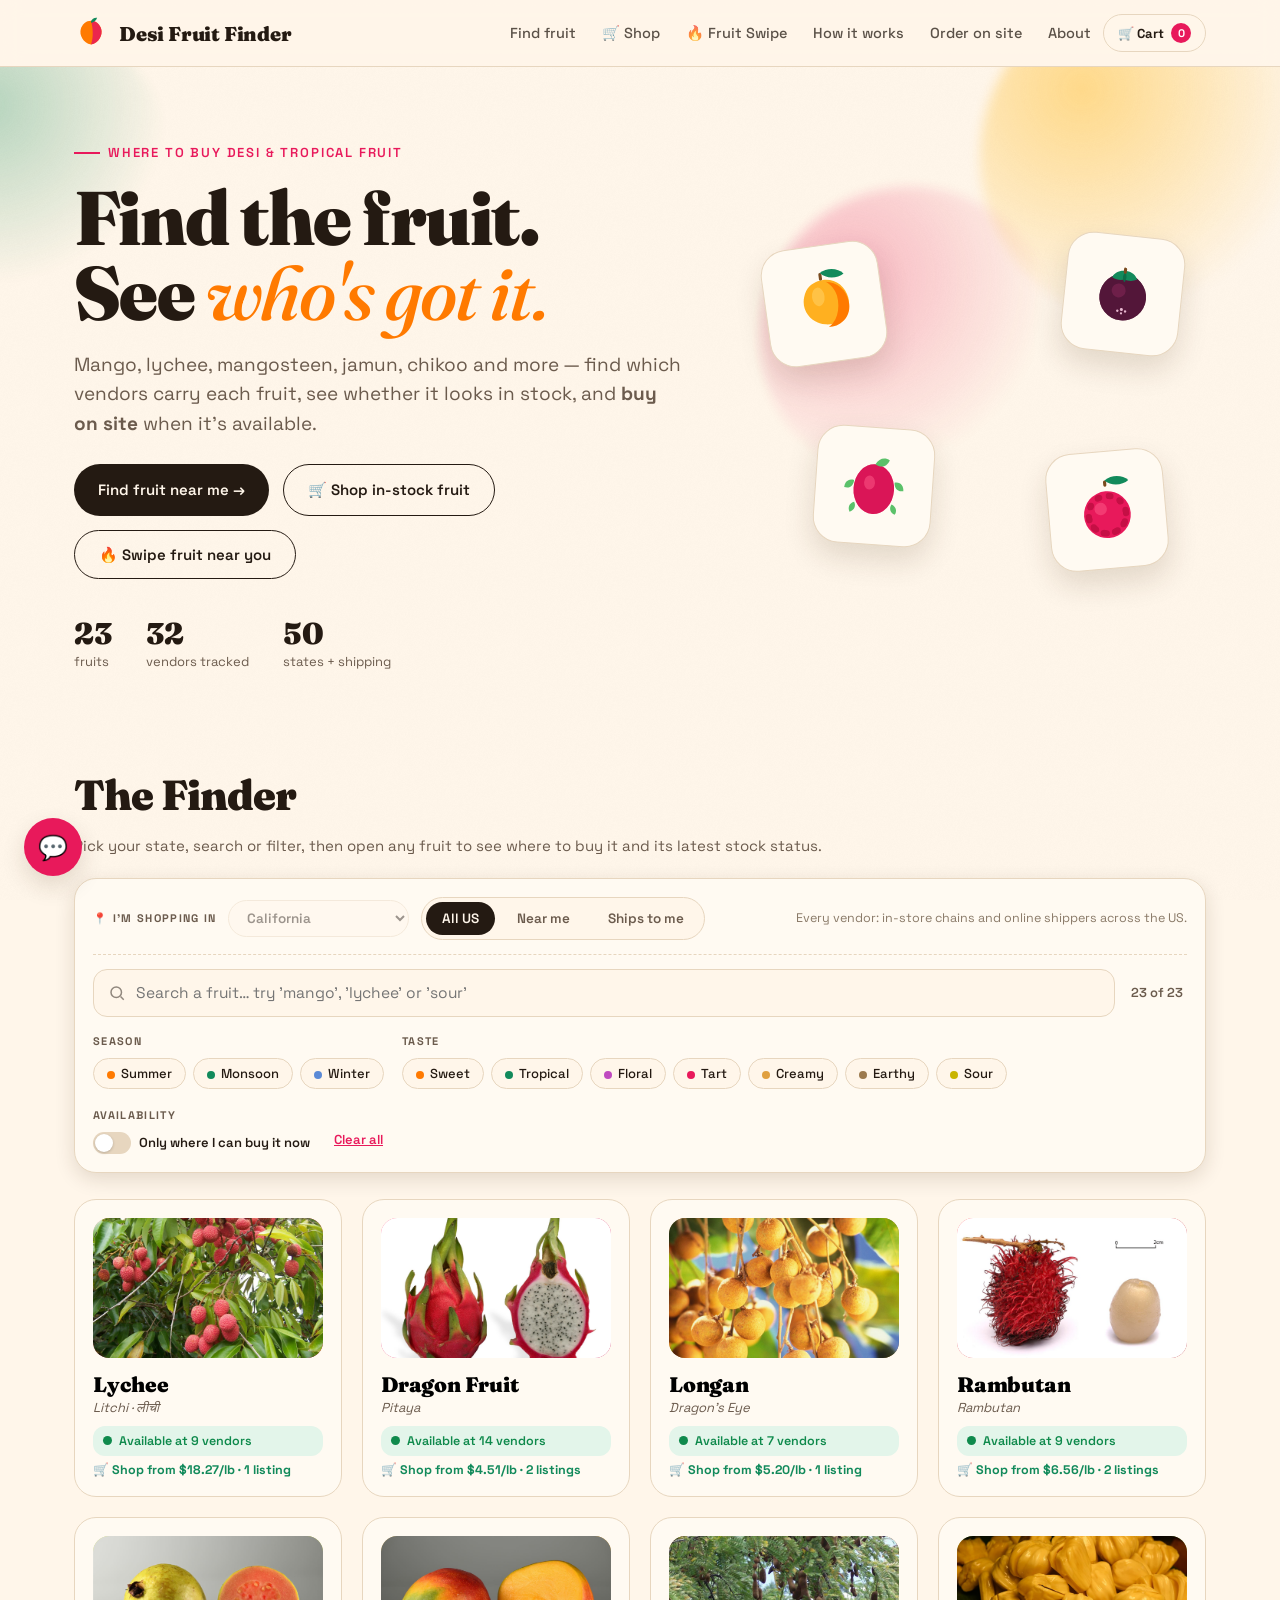
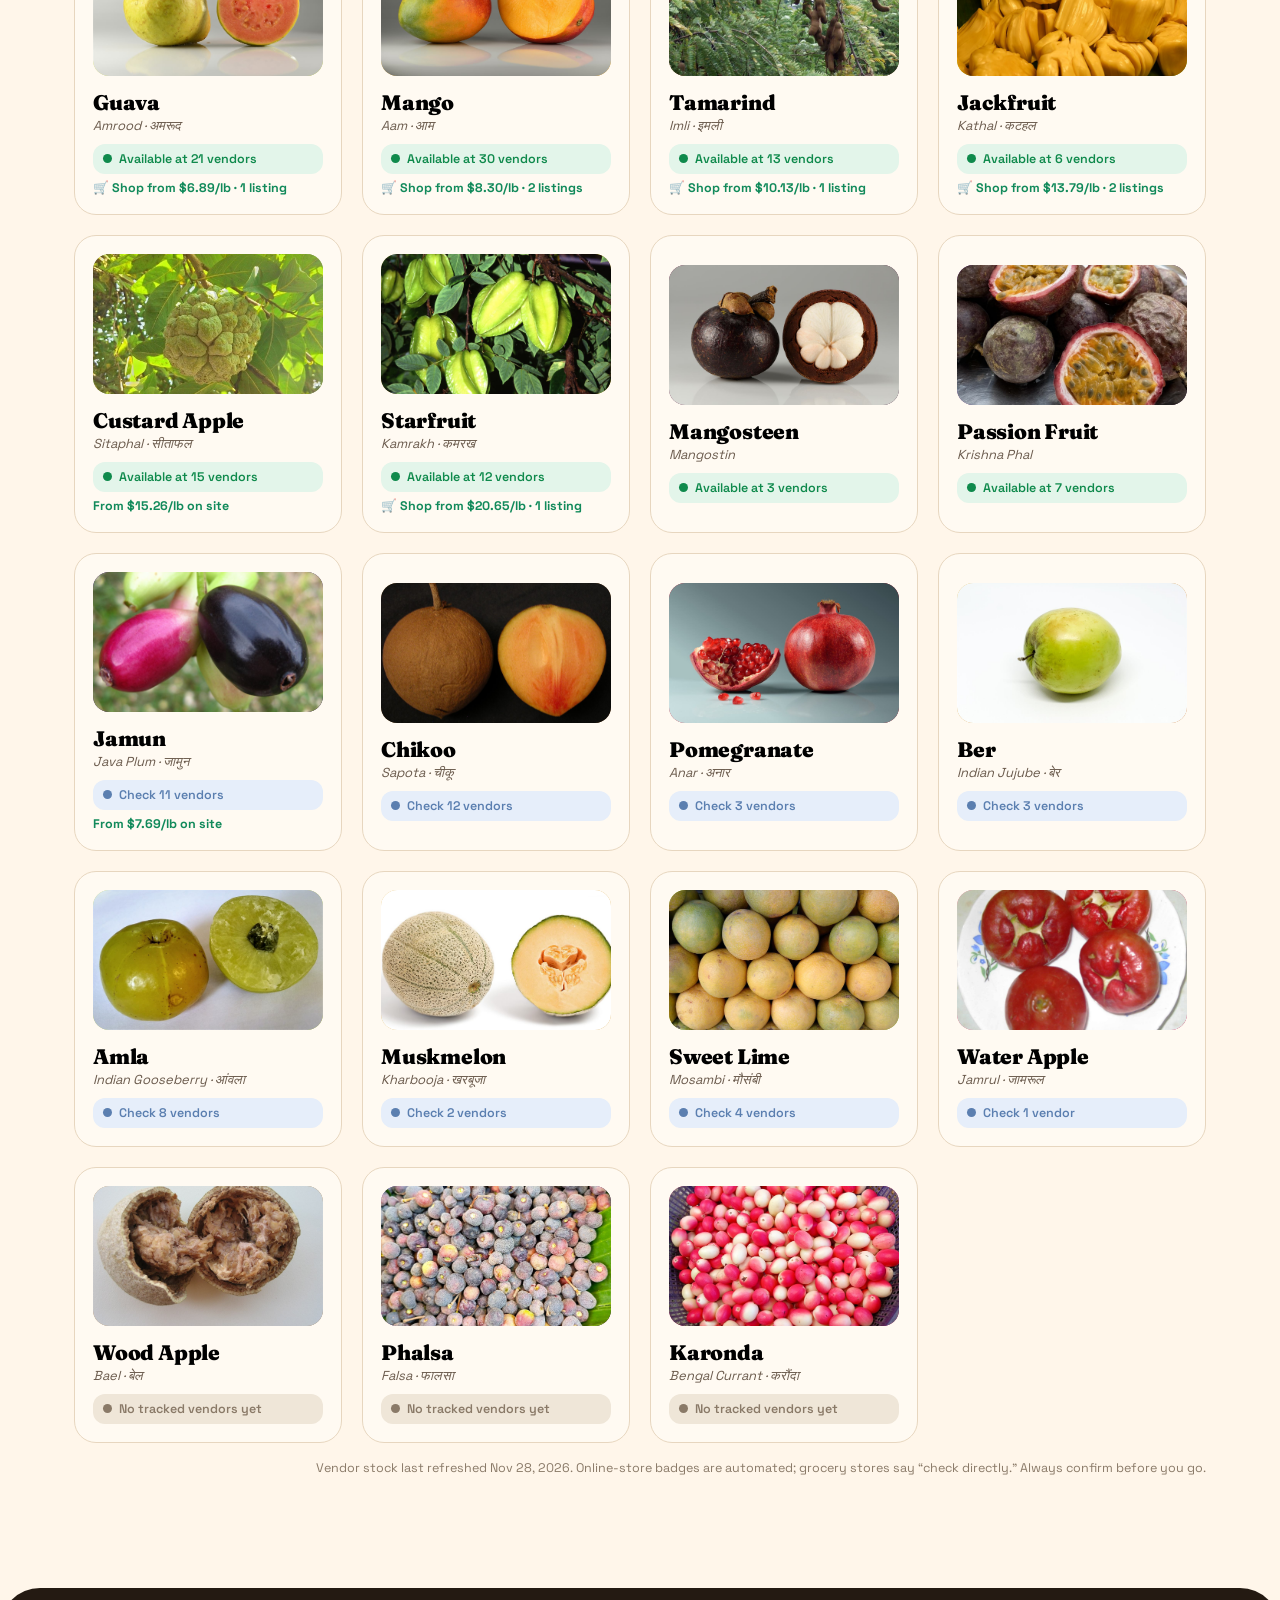
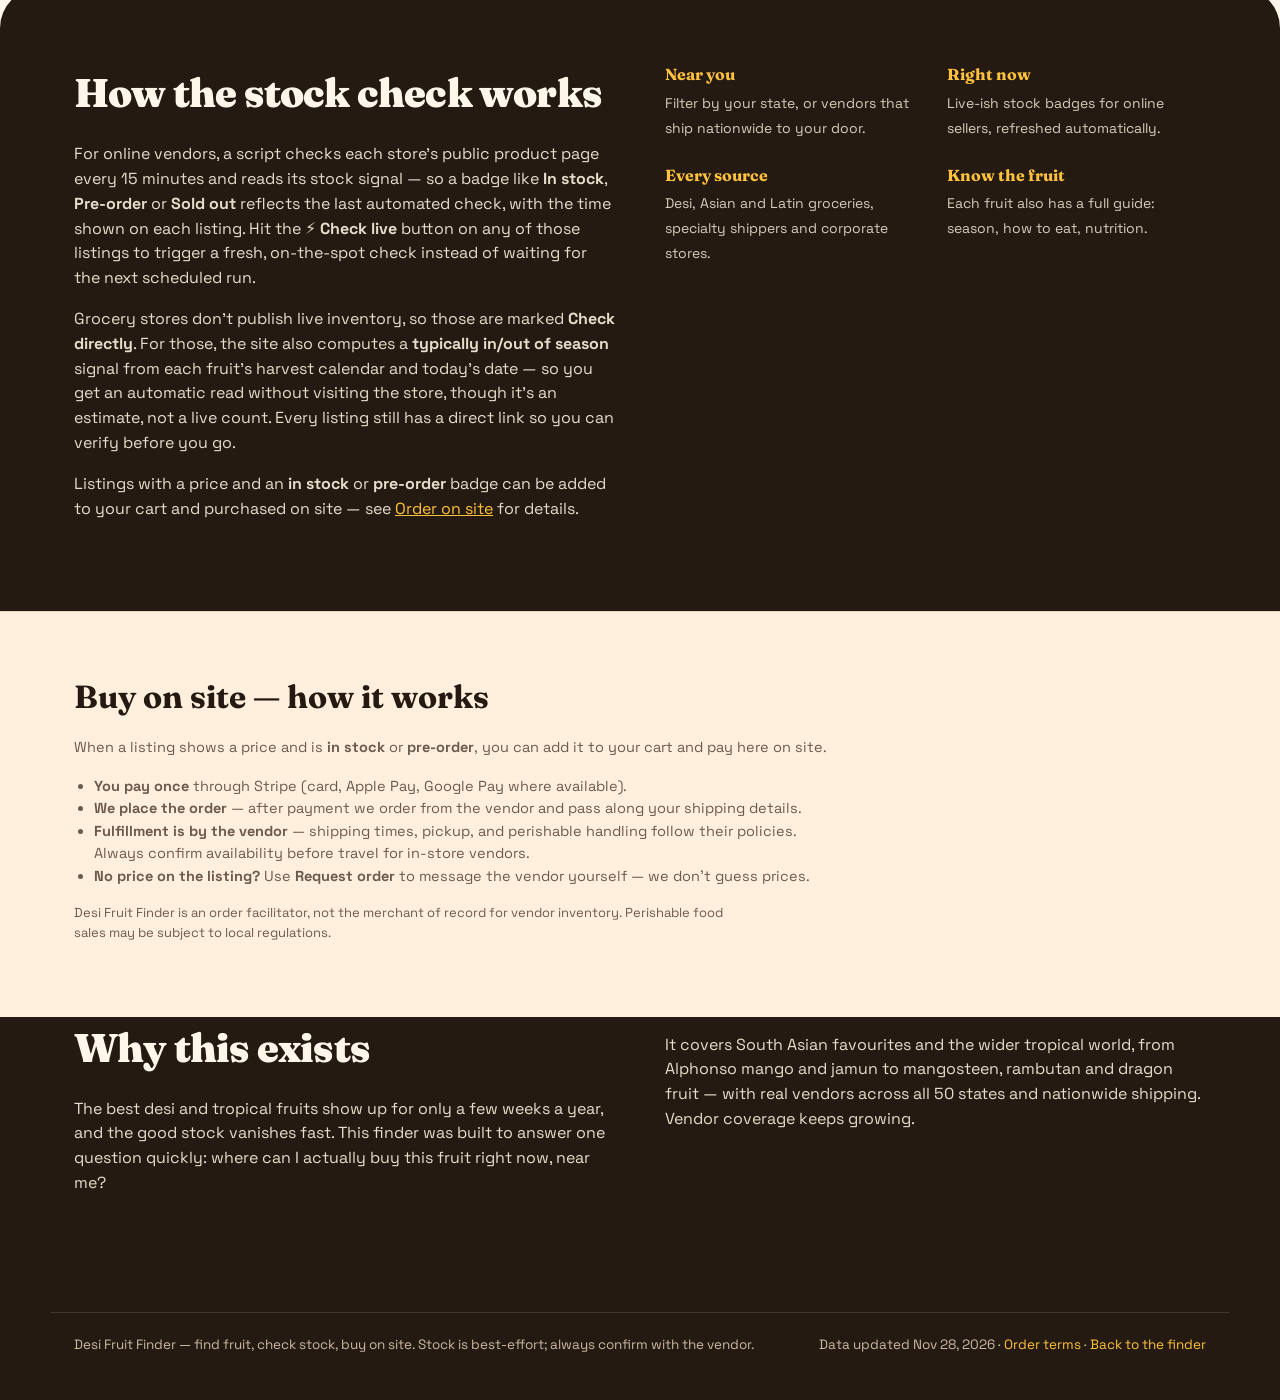
<file: index.html>
<!DOCTYPE html>
<html lang="en">
<head>
<meta charset="UTF-8" />
<meta name="viewport" content="width=device-width, initial-scale=1.0" />
<title>Desi Fruit Finder — Where to buy desi & tropical fruit near you</title>
<meta name="description" content="Find where to buy South Asian & tropical fruit — mango, lychee, mangosteen, jamun, chikoo and more — near you anywhere in the US or shipped to your door, and see whether it's in stock right now." />
<link rel="preconnect" href="https://fonts.googleapis.com">
<link rel="preconnect" href="https://fonts.gstatic.com" crossorigin>
<link href="https://fonts.googleapis.com/css2?family=Fraunces:ital,opsz,wght@0,9..144,400;0,9..144,600;0,9..144,900;1,9..144,500&family=Space+Grotesk:wght@400;500;600;700&display=swap" rel="stylesheet">
<style>
  :root{
    --paper:#fff6ea; --paper-2:#ffefdc; --ink:#241a12; --ink-soft:#6b5b4d;
    --mango:#ff7a00; --guava:#e8195b; --leaf:#128a5b; --plum:#5b1a8c; --sun:#ffc23c;
    --line:#e7d6bf; --card:#fffaf2; --shadow:rgba(58,34,10,.14);
    --in:#0f8a4c; --in-bg:#e3f5ea; --pre:#c67c00; --pre-bg:#fdefd2; --out:#d23b3b; --out-bg:#fbe4e4;
    --neutral:#5b7fb0; --neutral-bg:#e6eefa; --muted:#8a7a68; --muted-bg:#efe6d8;
    --maxw:1180px;
  }
  *{box-sizing:border-box}
  html{scroll-behavior:smooth}
  body{margin:0;font-family:"Space Grotesk",system-ui,sans-serif;color:var(--ink);background:var(--paper);line-height:1.55;-webkit-font-smoothing:antialiased;overflow-x:hidden}
  body::before{content:"";position:fixed;inset:0;z-index:0;pointer-events:none;opacity:.5;background-image:url("data:image/svg+xml,%3Csvg xmlns='http://www.w3.org/2000/svg' width='120' height='120'%3E%3Cfilter id='n'%3E%3CfeTurbulence type='fractalNoise' baseFrequency='0.9' numOctaves='2' stitchTiles='stitch'/%3E%3CfeColorMatrix type='saturate' values='0'/%3E%3C/filter%3E%3Crect width='100%25' height='100%25' filter='url(%23n)' opacity='0.06'/%3E%3C/svg%3E")}
  .wrap{max-width:var(--maxw);margin:0 auto;padding:0 24px;position:relative;z-index:1}
  a{color:inherit}
  button{font-family:inherit;cursor:pointer}

  header.top{position:sticky;top:0;z-index:40;background:rgba(255,246,234,.82);backdrop-filter:blur(10px);border-bottom:1px solid var(--line)}
  .top-inner{display:flex;align-items:center;justify-content:space-between;height:66px;gap:12px}
  .top-actions{display:flex;align-items:center;gap:12px}
  .brand{display:flex;align-items:center;gap:11px;font-family:"Fraunces",serif;font-weight:900;font-size:20px;letter-spacing:-.01em}
  .brand .mark{width:34px;height:34px;flex:none}
  .top nav{display:flex;gap:26px;font-weight:500;font-size:14.5px}
  .top nav a{text-decoration:none;opacity:.75;transition:opacity .2s}
  .top nav a:hover{opacity:1}
  @media(max-width:720px){.top nav{display:none}.cart-toggle{padding:8px 12px;font-size:12px}}

  .hero{position:relative;padding:70px 0 34px;overflow:hidden}
  .hero .blob{position:absolute;border-radius:50%;filter:blur(6px);z-index:0}
  .b1{width:340px;height:340px;background:radial-gradient(circle at 30% 30%,var(--sun),transparent 70%);top:-80px;right:-40px;opacity:.55}
  .b2{width:300px;height:300px;background:radial-gradient(circle at 30% 30%,var(--guava),transparent 68%);top:120px;right:220px;opacity:.28}
  .b3{width:260px;height:260px;background:radial-gradient(circle at 30% 30%,var(--leaf),transparent 70%);top:-40px;left:-90px;opacity:.3}
  .hero-grid{display:grid;grid-template-columns:1.25fr .9fr;gap:30px;align-items:center;position:relative;z-index:1}
  @media(max-width:860px){.hero-grid{grid-template-columns:1fr}}
  .eyebrow{display:inline-flex;align-items:center;gap:8px;font-weight:600;font-size:13px;letter-spacing:.14em;text-transform:uppercase;color:var(--guava);margin-bottom:18px}
  .eyebrow::before{content:"";width:26px;height:2px;background:var(--guava);display:inline-block}
  h1.display{font-family:"Fraunces",serif;font-weight:900;font-size:clamp(40px,6.4vw,76px);line-height:.98;letter-spacing:-.02em;margin:0 0 20px}
  h1.display em{font-style:italic;font-weight:500;color:var(--mango)}
  .lead{font-size:clamp(16px,2vw,19px);color:var(--ink-soft);max-width:32em;margin:0 0 26px}
  .hero-cta{display:flex;gap:14px;flex-wrap:wrap}
  .btn{border:none;border-radius:100px;padding:14px 24px;font-weight:600;font-size:15px;text-decoration:none;display:inline-flex;align-items:center;gap:9px;transition:transform .15s,box-shadow .2s}
  .btn-primary{background:var(--ink);color:var(--paper)}
  .btn-primary:hover{transform:translateY(-2px);box-shadow:0 10px 24px var(--shadow)}
  .btn-ghost{background:transparent;color:var(--ink);border:1.5px solid var(--ink)}
  .btn-ghost:hover{background:var(--ink);color:var(--paper)}
  .hero-art{position:relative;height:340px}
  .hero-art .fchip{position:absolute;width:118px;height:118px;background:var(--card);border:1px solid var(--line);border-radius:26px;box-shadow:0 14px 30px var(--shadow);display:flex;align-items:center;justify-content:center;animation:float 6s ease-in-out infinite}
  .hero-art .fchip svg{width:78px;height:78px}
  .hero-art .h-a{top:10px;left:20px;transform:rotate(-8deg)}
  .hero-art .h-b{top:0;right:24px;animation-delay:1.2s;transform:rotate(6deg)}
  .hero-art .h-c{bottom:30px;left:70px;animation-delay:.6s;transform:rotate(4deg);z-index:2}
  .hero-art .h-d{bottom:6px;right:40px;animation-delay:1.8s;transform:rotate(-5deg)}
  @keyframes float{0%,100%{translate:0 0}50%{translate:0 -12px}}
  @media(max-width:860px){.hero-art{display:none}}
  .stat-strip{display:flex;gap:34px;margin-top:40px;flex-wrap:wrap;position:relative;z-index:1}
  .stat b{font-family:"Fraunces",serif;font-size:30px;font-weight:900;display:block;line-height:1}
  .stat span{font-size:13px;color:var(--ink-soft)}

  .finder{padding:22px 0 90px}
  .section-head{margin:34px 0 20px}
  .section-head h2{font-family:"Fraunces",serif;font-weight:900;font-size:clamp(28px,4vw,42px);margin:0;letter-spacing:-.02em}
  .section-head p{margin:6px 0 0;color:var(--ink-soft);font-size:15px}

  .controls{background:var(--card);border:1px solid var(--line);border-radius:22px;padding:18px;box-shadow:0 6px 20px var(--shadow)}
  .region-row{display:flex;align-items:center;gap:12px;flex-wrap:wrap;margin-bottom:14px;padding-bottom:14px;border-bottom:1px dashed var(--line)}
  .region-label{font-size:11px;font-weight:700;letter-spacing:.12em;text-transform:uppercase;color:var(--ink-soft);display:flex;align-items:center;gap:6px}
  .region-toggle{display:flex;gap:6px;background:var(--paper);border:1px solid var(--line);border-radius:100px;padding:4px}
  .region-toggle button{border:none;background:transparent;border-radius:100px;padding:8px 16px;font-size:13.5px;font-weight:600;color:var(--ink-soft);transition:all .15s;white-space:nowrap}
  .region-toggle button.on{background:var(--ink);color:var(--paper)}
  .region-note{font-size:12.5px;color:var(--muted);margin-left:auto}
  .state-select{border:1.5px solid var(--line);background:var(--paper);border-radius:100px;padding:8px 14px;font-size:13.5px;font-weight:600;color:var(--ink);font-family:inherit;min-width:148px;cursor:pointer}
  .state-select:disabled{opacity:.45;cursor:default}
  .search-row{display:flex;gap:12px;align-items:center}
  .search-box{flex:1;display:flex;align-items:center;gap:10px;background:var(--paper);border:1.5px solid var(--line);border-radius:14px;padding:0 14px}
  .search-box:focus-within{border-color:var(--mango)}
  .search-box svg{width:18px;height:18px;opacity:.5;flex:none}
  .search-box input{flex:1;border:none;background:transparent;padding:13px 0;font-size:15.5px;font-family:inherit;color:var(--ink);outline:none}
  .count-pill{font-size:13px;font-weight:600;color:var(--ink-soft);white-space:nowrap;padding:0 4px}
  .filter-groups{display:flex;flex-wrap:wrap;gap:18px;margin-top:16px;align-items:flex-end}
  .fg{display:flex;flex-direction:column;gap:8px}
  .fg .lab{font-size:11px;font-weight:700;letter-spacing:.12em;text-transform:uppercase;color:var(--ink-soft)}
  .chips{display:flex;flex-wrap:wrap;gap:7px}
  .chip{border:1.5px solid var(--line);background:var(--paper);border-radius:100px;padding:6px 13px;font-size:13px;font-weight:500;color:var(--ink);transition:all .15s}
  .chip:hover{border-color:var(--ink)}
  .chip.on{background:var(--ink);color:var(--paper);border-color:var(--ink)}
  .chip .dot{display:inline-block;width:8px;height:8px;border-radius:50%;margin-right:6px;vertical-align:middle}
  .toggle-avail{display:flex;align-items:center;gap:8px;font-size:13px;font-weight:600;color:var(--ink);cursor:pointer;user-select:none}
  .toggle-avail input{display:none}
  .toggle-avail .sw{width:38px;height:22px;border-radius:100px;background:var(--line);position:relative;transition:background .2s}
  .toggle-avail .sw::after{content:"";position:absolute;top:2px;left:2px;width:18px;height:18px;border-radius:50%;background:#fff;transition:transform .2s;box-shadow:0 1px 3px rgba(0,0,0,.2)}
  .toggle-avail input:checked + .sw{background:var(--leaf)}
  .toggle-avail input:checked + .sw::after{transform:translateX(16px)}
  .reset{background:transparent;border:none;color:var(--guava);font-weight:600;font-size:13px;text-decoration:underline;padding:6px}

  .grid{display:grid;grid-template-columns:repeat(auto-fill,minmax(230px,1fr));gap:20px;margin-top:26px}
  .card{background:var(--card);border:1px solid var(--line);border-radius:22px;padding:18px;cursor:pointer;position:relative;overflow:hidden;transition:transform .18s,box-shadow .2s,border-color .2s;text-align:left}
  .card:hover{transform:translateY(-5px);box-shadow:0 18px 34px var(--shadow);border-color:transparent}
  .card .art{height:140px;border-radius:16px;display:flex;align-items:center;justify-content:center;margin-bottom:13px;position:relative;overflow:hidden}
  .card .art svg{width:112px;height:112px;position:relative;z-index:1;transition:transform .25s}
  .card:hover .art svg{transform:scale(1.07) rotate(-3deg)}
  .card .art img{position:absolute;inset:0;width:100%;height:100%;object-fit:cover;transition:transform .3s;z-index:2}
  .card:hover .art img{transform:scale(1.06)}
  .card .art .art-fallback{position:relative;z-index:1}
  .card .season-tag{position:absolute;top:10px;right:10px;z-index:2;font-size:10.5px;font-weight:700;letter-spacing:.06em;text-transform:uppercase;background:rgba(255,255,255,.85);padding:4px 9px;border-radius:100px;color:var(--ink)}
  .card h3{font-family:"Fraunces",serif;font-weight:900;font-size:21px;margin:0 0 2px;letter-spacing:-.01em}
  .card .local{font-size:13px;color:var(--ink-soft);font-style:italic;margin-bottom:10px}
  .avail{display:flex;align-items:center;gap:7px;font-size:12.5px;font-weight:600;padding:7px 10px;border-radius:12px;margin-top:2px}
  .avail .adot{width:9px;height:9px;border-radius:50%;flex:none}
  .avail.in{background:var(--in-bg);color:var(--in)} .avail.in .adot{background:var(--in)}
  .avail.pre{background:var(--pre-bg);color:var(--pre)} .avail.pre .adot{background:var(--pre)}
  .avail.out{background:var(--out-bg);color:var(--out)} .avail.out .adot{background:var(--out)}
  .avail.check{background:var(--neutral-bg);color:var(--neutral)} .avail.check .adot{background:var(--neutral)}
  .avail.none{background:var(--muted-bg);color:var(--muted)} .avail.none .adot{background:var(--muted)}
  .card-price{font-size:12.5px;font-weight:700;color:var(--leaf);margin-top:6px}
  .no-results{grid-column:1/-1;text-align:center;padding:60px 20px;color:var(--ink-soft)}
  .no-results b{font-family:"Fraunces",serif;font-size:22px;color:var(--ink);display:block;margin-bottom:6px}
  .data-note{font-size:12.5px;color:var(--muted);margin-top:16px;text-align:right}

  .modal-scrim{position:fixed;inset:0;z-index:60;background:rgba(36,26,18,.5);backdrop-filter:blur(4px);display:none;align-items:flex-start;justify-content:center;padding:40px 20px;overflow-y:auto}
  .modal-scrim.open{display:flex}
  .modal{background:var(--paper);border-radius:26px;max-width:780px;width:100%;box-shadow:0 30px 80px rgba(36,26,18,.4);position:relative;animation:pop .3s cubic-bezier(.2,.8,.2,1);overflow:hidden}
  @keyframes pop{from{opacity:0;transform:translateY(18px) scale(.98)}to{opacity:1;transform:none}}
  .modal .m-hero{padding:38px 40px 26px;display:flex;gap:26px;align-items:center;position:relative}
  .modal .m-art{width:140px;height:140px;flex:none;border-radius:22px;display:flex;align-items:center;justify-content:center;position:relative;overflow:hidden}
  .modal .m-art svg{width:110px;height:110px}
  .modal .m-art img{position:absolute;inset:0;width:100%;height:100%;object-fit:cover;z-index:2}
  .modal .m-art .art-fallback{position:relative;z-index:1}
  .modal .m-title h2{font-family:"Fraunces",serif;font-weight:900;font-size:clamp(30px,5vw,42px);margin:0;line-height:1;letter-spacing:-.02em}
  .modal .m-title .m-local{font-style:italic;color:var(--ink-soft);font-size:16px;margin:6px 0 12px}
  .modal .m-title .tastes{display:flex;flex-wrap:wrap;gap:6px}
  .taste-tag{font-size:11px;font-weight:600;padding:3px 9px;border-radius:100px;background:var(--paper-2);color:var(--ink-soft)}
  .close-x{position:absolute;top:18px;right:18px;width:40px;height:40px;border-radius:50%;border:none;background:rgba(36,26,18,.08);font-size:20px;display:flex;align-items:center;justify-content:center;color:var(--ink);z-index:3}
  .close-x:hover{background:rgba(36,26,18,.16)}
  .m-body{padding:6px 40px 40px}
  .buy-head{display:flex;align-items:baseline;justify-content:space-between;gap:10px;margin:6px 0 14px;flex-wrap:wrap}
  .buy-head h4{font-family:"Fraunces",serif;font-weight:900;font-size:20px;margin:0}
  .buy-head .ctx{font-size:12.5px;color:var(--muted)}
  .vendor-list{display:flex;flex-direction:column;gap:12px}
  .vendor{border:1px solid var(--line);border-radius:16px;padding:15px 16px;background:var(--card)}
  .vendor-top{display:flex;align-items:center;justify-content:space-between;gap:12px}
  .vendor-name{font-weight:700;font-size:15.5px}
  .vendor-loc{font-size:13px;color:var(--ink-soft);margin:5px 0 0}
  .vendor-note{font-size:12.5px;color:var(--muted);margin:6px 0 0}
  .vendor-foot{display:flex;align-items:center;justify-content:space-between;gap:12px;margin-top:11px;flex-wrap:wrap}
  .checked{font-size:11.5px;color:var(--muted)}
  .status-badge{font-size:11.5px;font-weight:700;padding:5px 11px;border-radius:100px;white-space:nowrap;display:inline-flex;align-items:center;gap:6px}
  .status-badge .sd{width:8px;height:8px;border-radius:50%}
  .sb-in{background:var(--in-bg);color:var(--in)} .sb-in .sd{background:var(--in)}
  .sb-pre{background:var(--pre-bg);color:var(--pre)} .sb-pre .sd{background:var(--pre)}
  .sb-out{background:var(--out-bg);color:var(--out)} .sb-out .sd{background:var(--out)}
  .sb-check{background:var(--neutral-bg);color:var(--neutral)} .sb-check .sd{background:var(--neutral)}
  .sb-ended{background:var(--muted-bg);color:var(--muted)} .sb-ended .sd{background:var(--muted)}
  .visit{font-size:13px;font-weight:700;color:var(--ink);text-decoration:none;border:1.5px solid var(--ink);border-radius:100px;padding:7px 14px;transition:all .15s;white-space:nowrap}
  .visit:hover{background:var(--ink);color:var(--paper)}
  .vendor-contact{font-size:12.5px;color:var(--ink-soft);margin-top:6px}
  .vendor-varieties{margin-top:8px;font-size:12.5px}
  .vv-label{color:var(--muted);margin-right:6px}
  .vv-tag{display:inline-block;background:var(--paper-2);border-radius:100px;padding:3px 10px;font-size:12px;font-weight:600;margin:2px 3px 2px 0}
  .vendor-price{margin-top:8px;font-size:13.5px;font-weight:700;color:var(--leaf)}
  .season-signal{font-size:11.5px;font-weight:600;margin-top:8px;padding:5px 10px;border-radius:10px;display:inline-flex;align-items:center;gap:6px}
  .season-signal.yes{background:var(--in-bg);color:var(--in)}
  .season-signal.no{background:var(--muted-bg);color:var(--muted)}
  .check-live-btn{font-size:12px;font-weight:700;color:var(--leaf);background:var(--in-bg);border:none;border-radius:100px;padding:6px 13px;transition:opacity .15s}
  .check-live-btn:hover{opacity:.8}
  .check-live-btn:disabled{opacity:.6;cursor:default}
  .check-live-msg{font-size:12px;color:var(--muted);margin-top:6px}
  .request-btn{font-size:12px;font-weight:700;color:var(--plum);background:#f1e6fa;border:none;border-radius:100px;padding:6px 13px;transition:opacity .15s}
  .request-btn:hover{opacity:.8}
  .request-form{margin-top:12px;padding:14px;border:1px dashed var(--line);border-radius:14px;background:var(--paper)}
  .request-form p.hint{margin:0 0 10px;font-size:12.5px;color:var(--ink-soft)}
  .request-form .rf-row{display:flex;gap:8px;margin-bottom:8px;flex-wrap:wrap}
  .request-form input,.request-form textarea{flex:1;min-width:140px;border:1.5px solid var(--line);border-radius:10px;padding:8px 10px;font-family:inherit;font-size:13px;color:var(--ink);background:var(--card)}
  .request-form textarea{width:100%;min-height:50px;resize:vertical}
  .request-form .rf-actions{display:flex;gap:8px;align-items:center;flex-wrap:wrap;margin-top:4px}
  .request-copy-btn{background:var(--ink);color:var(--paper);border:none;border-radius:100px;padding:8px 16px;font-size:13px;font-weight:600}
  .request-copy-btn:hover{opacity:.88}
  .request-result{font-size:12.5px;color:var(--ink-soft);margin-top:8px;display:none}
  .request-result.show{display:block}
  .request-result textarea{width:100%;min-height:110px;margin-top:6px;border:1.5px solid var(--line);border-radius:10px;padding:10px;font-size:12.5px;font-family:inherit;background:var(--card);color:var(--ink)}
  .request-copied-note{color:var(--in);font-weight:700}
  .buy-btn{font-size:12px;font-weight:700;color:#fff;background:var(--leaf);border:none;border-radius:100px;padding:6px 13px;transition:opacity .15s}
  .buy-btn:hover{opacity:.88}
  .buy-btn:disabled{opacity:.45;cursor:default}
  .cart-toggle{position:relative;border:none;background:var(--paper);border:1.5px solid var(--line);border-radius:100px;padding:8px 14px;font-size:13px;font-weight:700;color:var(--ink);display:inline-flex;align-items:center;gap:7px}
  .cart-toggle .cart-count{min-width:20px;height:20px;border-radius:50%;background:var(--guava);color:#fff;font-size:11px;display:inline-flex;align-items:center;justify-content:center;padding:0 5px}
  .cart-scrim{position:fixed;inset:0;background:rgba(36,26,18,.45);z-index:90;opacity:0;pointer-events:none;transition:opacity .25s}
  .cart-scrim.open{opacity:1;pointer-events:auto}
  .cart-drawer{position:fixed;top:0;right:0;width:min(420px,100vw);height:100vh;background:var(--card);border-left:1px solid var(--line);z-index:91;transform:translateX(100%);transition:transform .28s ease;display:flex;flex-direction:column;box-shadow:-12px 0 40px var(--shadow)}
  .cart-scrim.open .cart-drawer{transform:translateX(0)}
  .cart-head{display:flex;align-items:center;justify-content:space-between;padding:20px 22px;border-bottom:1px solid var(--line)}
  .cart-head h3{margin:0;font-family:"Fraunces",serif;font-size:22px}
  .cart-close{border:none;background:transparent;font-size:20px;cursor:pointer;color:var(--ink-soft)}
  .cart-body{flex:1;overflow:auto;padding:16px 22px}
  .cart-empty{color:var(--ink-soft);font-size:14px;text-align:center;padding:40px 10px}
  .cart-item{border:1px solid var(--line);border-radius:16px;padding:14px;margin-bottom:12px;background:var(--paper)}
  .cart-item h4{margin:0 0 4px;font-size:15px;font-family:"Fraunces",serif}
  .cart-item .ci-vendor{font-size:12.5px;color:var(--ink-soft);margin-bottom:8px}
  .cart-item .ci-row{display:flex;justify-content:space-between;align-items:center;gap:10px;font-size:13px}
  .cart-qty{display:flex;align-items:center;gap:6px}
  .cart-qty button{width:28px;height:28px;border-radius:8px;border:1px solid var(--line);background:var(--card);font-weight:700}
  .cart-foot{padding:18px 22px 24px;border-top:1px solid var(--line);background:var(--paper-2)}
  .cart-totals{font-size:13.5px;color:var(--ink-soft);margin-bottom:12px}
  .cart-totals .grand{font-size:18px;font-weight:800;color:var(--ink);margin-top:6px}
  .cart-note{width:100%;border:1.5px solid var(--line);border-radius:12px;padding:10px;font-family:inherit;font-size:13px;margin-bottom:12px;min-height:56px;resize:vertical;background:var(--card)}
  .cart-checkout{width:100%;border:none;border-radius:100px;padding:14px;font-size:15px;font-weight:700;background:var(--leaf);color:#fff}
  .cart-checkout:disabled{opacity:.5;cursor:default}
  .cart-msg{font-size:12.5px;margin-top:10px;color:var(--muted)}
  .cart-msg.err{color:var(--out)}
  .order-terms{padding:60px 0;background:var(--paper-2);border-top:1px solid var(--line)}
  .order-terms h2{font-family:"Fraunces",serif;font-size:clamp(24px,3.5vw,32px);margin:0 0 14px}
  .order-terms p,.order-terms li{color:var(--ink-soft);font-size:14.5px;max-width:52em}
  .order-terms ul{padding-left:20px}
  .no-vendors{border:1px dashed var(--line);border-radius:16px;padding:18px;text-align:center;color:var(--ink-soft);font-size:14px;background:var(--paper)}
  .no-vendors b{color:var(--ink)}
  .m-divider{height:1px;background:var(--line);margin:26px 0 22px;border:none}
  .m-facts{display:grid;grid-template-columns:repeat(3,1fr);gap:12px;margin-bottom:22px}
  .fact{background:var(--card);border:1px solid var(--line);border-radius:14px;padding:12px}
  .fact .k{font-size:10.5px;font-weight:700;letter-spacing:.1em;text-transform:uppercase;color:var(--ink-soft);margin-bottom:4px}
  .fact .v{font-weight:600;font-size:13.5px}
  .m-section{margin-bottom:20px}
  .m-section h4{font-family:"Fraunces",serif;font-weight:900;font-size:16px;margin:0 0 6px;display:flex;align-items:center;gap:9px}
  .m-section h4 .ic{width:22px;height:22px;border-radius:7px;display:inline-flex;align-items:center;justify-content:center;font-size:13px;flex:none}
  .m-section p{margin:0;color:var(--ink-soft);font-size:14.5px}
  .nutri{display:flex;flex-wrap:wrap;gap:8px}
  .nutri span{background:var(--paper-2);border-radius:100px;padding:5px 12px;font-size:12.5px;font-weight:600}
  .variety-list{display:grid;grid-template-columns:repeat(auto-fill,minmax(200px,1fr));gap:10px}
  .variety{background:var(--card);border:1px solid var(--line);border-radius:12px;padding:10px 12px}
  .variety-name{display:block;font-weight:700;font-size:13.5px;margin-bottom:3px}
  .variety-desc{display:block;font-size:12.5px;color:var(--ink-soft);line-height:1.4}
  .variety-picker{margin:0 0 18px}
  .vp-hint{margin:0 0 12px;font-size:14px;color:var(--ink-soft)}
  .variety-pick-grid{display:grid;grid-template-columns:repeat(auto-fill,minmax(160px,1fr));gap:10px}
  .variety-pick{border:1.5px solid var(--line);background:var(--card);border-radius:14px;padding:12px 14px;text-align:left;transition:border-color .15s,box-shadow .15s}
  .variety-pick:hover{border-color:var(--mango);box-shadow:0 6px 16px var(--shadow)}
  .variety-pick .vp-name{display:block;font-weight:700;font-size:14.5px;margin-bottom:4px}
  .variety-pick .vp-meta{display:block;font-size:12px;color:var(--ink-soft);line-height:1.35}
  .variety-pick.all{grid-column:1/-1;text-align:center;font-weight:600}
  .variety-back{display:inline-flex;align-items:center;gap:6px;border:none;background:transparent;color:var(--guava);font-weight:700;font-size:13px;padding:0;margin:0 0 12px;cursor:pointer}
  .shop-banner{background:linear-gradient(135deg,#e3f5ea,#fffaf2);border:1px solid #b8e6cc;border-radius:14px;padding:12px 14px;margin:0 0 14px;font-size:13.5px;color:var(--ink-soft)}
  .shop-banner b{color:var(--leaf)}
  .card-shop{color:var(--leaf)}
  .swipe-liked-panel{width:100%;max-width:380px;background:rgba(255,255,255,.1);border:1px solid rgba(255,255,255,.18);border-radius:16px;padding:12px;margin-top:8px;max-height:180px;overflow:auto}
  .swipe-liked-panel h4{margin:0 0 8px;font-size:13px;color:#fff;font-weight:700}
  .swipe-liked-item{display:flex;align-items:center;justify-content:space-between;gap:8px;padding:8px 0;border-bottom:1px solid rgba(255,255,255,.12);font-size:12.5px;color:#fff}
  .swipe-liked-item:last-child{border-bottom:none}
  .swipe-liked-item button{border:none;background:rgba(255,255,255,.18);color:#fff;border-radius:100px;padding:5px 10px;font-size:11.5px;font-weight:700}
  .swipe-tally{cursor:pointer}
  .enc-toggle{background:transparent;border:1.5px solid var(--line);border-radius:100px;padding:9px 16px;font-size:13.5px;font-weight:600;color:var(--ink-soft);margin-top:4px}
  .enc-toggle:hover{border-color:var(--ink);color:var(--ink)}
  .enc[hidden]{display:none}
  @media(max-width:560px){
    .modal .m-hero{flex-direction:column;text-align:center;padding:32px 22px 18px}
    .m-body{padding-left:22px;padding-right:22px}
    .m-facts{grid-template-columns:1fr}
    .region-note{margin-left:0;width:100%}
    .region-row{flex-direction:column;align-items:stretch;gap:8px}
    .state-select{width:100%}
    .region-toggle{width:100%;flex-wrap:wrap}
    .region-toggle button{flex:1 1 calc(50% - 6px);padding:8px 10px;font-size:12.5px;text-align:center}
  }

  .about{background:var(--ink);color:var(--paper);padding:74px 0;margin-top:20px;border-radius:40px 40px 0 0;position:relative;z-index:1}
  .about h2{font-family:"Fraunces",serif;font-weight:900;font-size:clamp(28px,4vw,40px);margin:0 0 18px;letter-spacing:-.02em}
  .about-grid{display:grid;grid-template-columns:1fr 1fr;gap:50px;align-items:start}
  @media(max-width:760px){.about-grid{grid-template-columns:1fr;gap:28px}}
  .about p{color:#e8dccb;font-size:16px;max-width:34em}
  .about .mini{display:grid;grid-template-columns:1fr 1fr;gap:22px}
  .about .mini .m b{font-family:"Fraunces",serif;font-size:16px;display:block;margin-bottom:4px;color:var(--sun)}
  .about .mini .m span{font-size:14px;color:#d8ccbb}

  footer{background:var(--ink);color:#cbb9a4;padding:26px 0 44px;font-size:13.5px;position:relative;z-index:1}
  .foot-inner{display:flex;justify-content:space-between;gap:16px;flex-wrap:wrap;align-items:center;border-top:1px solid rgba(255,255,255,.12);padding-top:22px}
  footer a{color:var(--sun);text-decoration:none}
  .to-top{position:fixed;bottom:24px;right:24px;width:48px;height:48px;border-radius:50%;background:var(--ink);color:var(--paper);border:none;font-size:20px;box-shadow:0 8px 20px var(--shadow);z-index:30;opacity:0;pointer-events:none;transition:opacity .3s}
  .to-top.show{opacity:1;pointer-events:auto}

  .chat-bubble{position:fixed;bottom:24px;left:24px;width:58px;height:58px;border-radius:50%;background:var(--guava);color:#fff;border:none;font-size:24px;box-shadow:0 10px 24px var(--shadow);z-index:80;display:flex;align-items:center;justify-content:center;transition:transform .15s}
  .chat-bubble:hover{transform:scale(1.06)}
  .chat-panel{position:fixed;bottom:94px;left:24px;width:320px;max-width:calc(100vw - 48px);max-height:min(480px,70vh);background:var(--card);border-radius:20px;box-shadow:0 20px 50px rgba(36,26,18,.35);z-index:81;display:none;flex-direction:column;overflow:hidden;border:1px solid var(--line)}
  .chat-panel.open{display:flex}
  .chat-head{background:var(--ink);color:var(--paper);padding:16px 18px;display:flex;align-items:center;justify-content:space-between}
  .chat-head b{font-family:"Fraunces",serif;font-size:16px}
  .chat-head span{font-size:12px;color:#d8ccbb;display:block;margin-top:2px}
  .chat-close{background:transparent;border:none;color:var(--paper);font-size:18px;opacity:.8}
  .chat-close:hover{opacity:1}
  .chat-body{padding:16px 18px;overflow-y:auto;flex:1}
  .chat-body p.chat-intro{font-size:13px;color:var(--ink-soft);margin:0 0 14px}
  .chat-field{margin-bottom:10px}
  .chat-field input,.chat-field textarea{width:100%;border:1.5px solid var(--line);border-radius:10px;padding:9px 11px;font-family:inherit;font-size:13.5px;color:var(--ink);background:var(--paper)}
  .chat-field textarea{min-height:80px;resize:vertical}
  .chat-send{width:100%;background:var(--guava);color:#fff;border:none;border-radius:100px;padding:10px 16px;font-size:14px;font-weight:700;margin-top:4px}
  .chat-send:hover{opacity:.9}
  .chat-send:disabled{opacity:.6}
  .chat-status{font-size:12.5px;margin-top:10px;text-align:center}
  .chat-status.ok{color:var(--in)}
  .chat-status.err{color:var(--out)}
  @media(max-width:480px){.chat-panel{left:12px;bottom:82px}.chat-bubble{left:14px;bottom:14px}}

  .swipe-scrim{position:fixed;inset:0;z-index:70;background:linear-gradient(160deg,#2a1a10,#120a06);display:none;flex-direction:column;align-items:center;padding:20px}
  .swipe-scrim.open{display:flex}
  .swipe-close{position:absolute;top:18px;right:20px;width:42px;height:42px;border-radius:50%;border:none;background:rgba(255,255,255,.12);color:#fff;font-size:18px;z-index:5}
  .swipe-close:hover{background:rgba(255,255,255,.22)}
  .swipe-header{display:flex;align-items:center;justify-content:space-between;width:100%;max-width:380px;color:#fff;padding:10px 4px 16px;flex:none}
  .swipe-title{font-family:"Fraunces",serif;font-weight:900;font-size:20px}
  .swipe-tally{font-size:13px;background:rgba(255,255,255,.14);padding:5px 12px;border-radius:100px;font-weight:600}
  .swipe-stack{position:relative;width:100%;max-width:380px;aspect-ratio:3/4.3;max-height:min(70vh,600px);flex:0 0 auto;margin:0 auto}
  .swipe-card{position:absolute;inset:0;background:var(--card);border-radius:26px;overflow:hidden;box-shadow:0 20px 50px rgba(0,0,0,.4);display:flex;flex-direction:column;touch-action:none;user-select:none;cursor:grab}
  .swipe-card:active{cursor:grabbing}
  .swipe-card .sc-photo{position:relative;flex:1;min-height:0;overflow:hidden}
  .swipe-card .sc-photo img{width:100%;height:100%;object-fit:cover;display:block}
  .swipe-card .sc-stamp{position:absolute;top:26px;font-family:"Fraunces",serif;font-weight:900;font-size:34px;padding:6px 16px;border:5px solid;border-radius:14px;text-transform:uppercase;letter-spacing:.04em;opacity:0;transform:rotate(-18deg)}
  .swipe-card .sc-stamp.like{right:20px;color:#2ecc71;border-color:#2ecc71}
  .swipe-card .sc-stamp.pass{left:20px;color:#e74c3c;border-color:#e74c3c;transform:rotate(18deg)}
  .swipe-card .sc-body{padding:16px 20px 20px;background:linear-gradient(0deg,rgba(0,0,0,.78),rgba(0,0,0,.55) 60%,transparent);color:#fff;position:absolute;left:0;right:0;bottom:0}
  .swipe-card .sc-toprow{display:flex;align-items:baseline;gap:10px;flex-wrap:wrap}
  .swipe-card .sc-name{font-family:"Fraunces",serif;font-weight:900;font-size:26px}
  .swipe-card .sc-price{font-family:"Fraunces",serif;font-weight:900;font-size:26px;color:#ffd166;white-space:nowrap}
  .swipe-card .sc-local{font-size:13px;font-style:italic;opacity:.8;margin-top:1px}
  .swipe-card .sc-vendor{font-size:14px;font-weight:600;opacity:.92;margin-top:6px}
  .swipe-card .sc-loc{font-size:12.5px;opacity:.8;margin-top:2px}
  .swipe-card .sc-tastes{display:flex;gap:6px;flex-wrap:wrap;margin-top:8px}
  .swipe-card .sc-tastes span{background:rgba(255,255,255,.18);padding:3px 10px;border-radius:100px;font-size:11.5px;font-weight:600}
  .swipe-card .sc-tagline{font-size:12.5px;opacity:.85;margin-top:8px;font-style:italic}
  .swipe-actions{display:flex;gap:26px;align-items:center;justify-content:center;padding:20px 0 8px;flex:none}
  .swipe-action-btn{width:64px;height:64px;border-radius:50%;border:none;font-size:26px;box-shadow:0 10px 24px rgba(0,0,0,.35);transition:transform .15s}
  .swipe-action-btn:hover{transform:scale(1.08)}
  .swipe-action-btn.pass{background:#fff;color:#e74c3c}
  .swipe-action-btn.like{background:#fff;color:#e74c3c}
  .swipe-hint{color:rgba(255,255,255,.6);font-size:12.5px;text-align:center;margin:0 0 6px;flex:none}
  @media(max-height:700px){.swipe-header{padding-top:4px}.swipe-actions{padding:12px 0 4px}.swipe-action-btn{width:54px;height:54px;font-size:22px}}
</style>
</head>
<body>

<header class="top">
  <div class="wrap top-inner">
    <a class="brand" href="#" style="text-decoration:none">
      <svg class="mark" viewBox="0 0 100 100" aria-hidden="true">
        <path d="M50 14c14 0 26 10 30 24 5 18-6 40-30 46C26 78 15 56 20 38 24 24 36 14 50 14Z" fill="#ff7a00"/>
        <path d="M50 14c14 0 26 10 30 24 5 18-6 40-30 46 8-22 6-48 0-70Z" fill="#e8195b" opacity=".85"/>
        <path d="M50 16c2-8 10-12 18-11-2 8-9 13-18 15Z" fill="#128a5b"/>
      </svg>
      Desi Fruit Finder
    </a>
    <div class="top-actions">
      <nav>
        <a href="#finder">Find fruit</a>
        <a href="#finder" id="navShop">🛒 Shop</a>
        <a href="#" id="navSwipe">🔥 Fruit Swipe</a>
        <a href="#how">How it works</a>
        <a href="#order-terms">Order on site</a>
        <a href="#about">About</a>
      </nav>
      <button class="cart-toggle" id="cartToggle" type="button" aria-label="Open cart">🛒 Cart <span class="cart-count" id="cartCount">0</span></button>
    </div>
  </div>
</header>

<section class="hero">
  <div class="blob b1"></div><div class="blob b2"></div><div class="blob b3"></div>
  <div class="wrap hero-grid">
    <div>
      <span class="eyebrow">Where to buy desi &amp; tropical fruit</span>
      <h1 class="display">Find the fruit.<br>See <em>who's got it.</em></h1>
      <p class="lead">Mango, lychee, mangosteen, jamun, chikoo and more — find which vendors carry each fruit, see whether it looks in stock, and <b>buy on site</b> when it's available.</p>
      <div class="hero-cta">
        <a class="btn btn-primary" href="#finder">Find fruit near me →</a>
        <button class="btn btn-ghost" id="heroShopBtn">🛒 Shop in-stock fruit</button>
        <button class="btn btn-ghost" id="heroSwipeBtn">🔥 Swipe fruit near you</button>
      </div>
      <div class="stat-strip">
        <div class="stat"><b id="statFruit">23</b><span>fruits</span></div>
        <div class="stat"><b id="statVendor">24</b><span>vendors tracked</span></div>
        <div class="stat"><b>50</b><span>states + shipping</span></div>
      </div>
    </div>
    <div class="hero-art" id="heroArt"></div>
  </div>
</section>

<section class="finder" id="finder">
  <div class="wrap">
    <div class="section-head">
      <h2>The Finder</h2>
      <p>Pick your state, search or filter, then open any fruit to see where to buy it and its latest stock status.</p>
    </div>

    <div class="controls">
      <div class="region-row">
        <span class="region-label">📍 I'm shopping in</span>
        <select id="stateSelect" class="state-select" aria-label="Select your state"></select>
        <div class="region-toggle" id="regionToggle">
          <button data-region="all" class="on">All US</button>
          <button data-region="local">Near me</button>
          <button data-region="ships">Ships to me</button>
        </div>
        <span class="region-note" id="regionNote"></span>
      </div>
      <div class="search-row">
        <div class="search-box">
          <svg viewBox="0 0 24 24" fill="none" stroke="currentColor" stroke-width="2"><circle cx="11" cy="11" r="7"/><path d="m21 21-4.3-4.3"/></svg>
          <input id="search" type="text" placeholder="Search a fruit… try 'mango', 'lychee' or 'sour'" autocomplete="off" />
        </div>
        <span class="count-pill" id="countPill"></span>
      </div>
      <div class="filter-groups" id="filterGroups"></div>
    </div>

    <div class="grid" id="grid"></div>
    <div class="data-note" id="dataNote"></div>
  </div>
</section>

<section class="about" id="how">
  <div class="wrap about-grid">
    <div>
      <h2>How the stock check works</h2>
      <p>For online vendors, a script checks each store's public product page every 15 minutes and reads its stock signal — so a badge like <b>In stock</b>, <b>Pre-order</b> or <b>Sold out</b> reflects the last automated check, with the time shown on each listing. Hit the <b>⚡ Check live</b> button on any of those listings to trigger a fresh, on-the-spot check instead of waiting for the next scheduled run.</p>
      <p>Grocery stores don't publish live inventory, so those are marked <b>Check directly</b>. For those, the site also computes a <b>typically in/out of season</b> signal from each fruit's harvest calendar and today's date — so you get an automatic read without visiting the store, though it's an estimate, not a live count. Every listing still has a direct link so you can verify before you go.</p>
      <p>Listings with a price and an <b>in stock</b> or <b>pre-order</b> badge can be added to your cart and purchased on site — see <a href="#order-terms" style="color:var(--sun)">Order on site</a> for details.</p>
    </div>
    <div class="mini">
      <div class="m"><b>Near you</b><span>Filter by your state, or vendors that ship nationwide to your door.</span></div>
      <div class="m"><b>Right now</b><span>Live-ish stock badges for online sellers, refreshed automatically.</span></div>
      <div class="m"><b>Every source</b><span>Desi, Asian and Latin groceries, specialty shippers and corporate stores.</span></div>
      <div class="m"><b>Know the fruit</b><span>Each fruit also has a full guide: season, how to eat, nutrition.</span></div>
    </div>
  </div>
</section>

<section class="order-terms" id="order-terms">
  <div class="wrap">
    <h2>Buy on site — how it works</h2>
    <p>When a listing shows a price and is <b>in stock</b> or <b>pre-order</b>, you can add it to your cart and pay here on site.</p>
    <ul>
      <li><b>You pay once</b> through Stripe (card, Apple Pay, Google Pay where available).</li>
      <li><b>We place the order</b> — after payment we order from the vendor and pass along your shipping details.</li>
      <li><b>Fulfillment is by the vendor</b> — shipping times, pickup, and perishable handling follow their policies. Always confirm availability before travel for in-store vendors.</li>
      <li><b>No price on the listing?</b> Use <b>Request order</b> to message the vendor yourself — we don't guess prices.</li>
    </ul>
    <p style="margin-top:14px;font-size:13px">Desi Fruit Finder is an order facilitator, not the merchant of record for vendor inventory. Perishable food sales may be subject to local regulations.</p>
  </div>
</section>

<section class="about" id="about" style="border-radius:0;margin-top:0;padding-top:0">
  <div class="wrap about-grid">
    <div>
      <h2>Why this exists</h2>
      <p>The best desi and tropical fruits show up for only a few weeks a year, and the good stock vanishes fast. This finder was built to answer one question quickly: where can I actually buy this fruit right now, near me?</p>
    </div>
    <div>
      <p style="color:#e8dccb;font-size:16px">It covers South Asian favourites and the wider tropical world, from Alphonso mango and jamun to mangosteen, rambutan and dragon fruit — with real vendors across all 50 states and nationwide shipping. Vendor coverage keeps growing.</p>
    </div>
  </div>
</section>

<footer>
  <div class="wrap foot-inner">
    <div>Desi Fruit Finder — find fruit, check stock, buy on site. Stock is best-effort; always confirm with the vendor.</div>
    <div>Data updated <span id="footUpdated">recently</span> · <a href="#order-terms">Order terms</a> · <a href="#finder">Back to the finder</a></div>
  </div>
</footer>

<div class="modal-scrim" id="scrim" role="dialog" aria-modal="true">
  <div class="modal" id="modal"></div>
</div>

<div class="swipe-scrim" id="swipeScrim" role="dialog" aria-modal="true">
  <button class="swipe-close" id="swipeClose" aria-label="Close">✕</button>
  <div class="swipe-header">
    <span class="swipe-title">🔥 Fruit Swipe</span>
    <span class="swipe-tally" id="swipeTally" title="View your liked fruit">❤️ <span id="swipeLikedCount">0</span> liked</span>
  </div>
  <div class="swipe-liked-panel" id="swipeLikedPanel" hidden>
    <h4>Your liked fruit</h4>
    <div id="swipeLikedList"></div>
  </div>
  <div class="swipe-stack" id="swipeStack"></div>
  <div class="swipe-actions">
    <button class="swipe-action-btn pass" id="swipePassBtn" aria-label="Pass">✕</button>
    <button class="swipe-action-btn like" id="swipeLikeBtn" aria-label="Like">❤️</button>
  </div>
  <p class="swipe-hint">Drag or tap ❤️/✕ — likes are saved. Tap the ❤️ count to view them.</p>
</div>

<button class="to-top" id="toTop" aria-label="Back to top">↑</button>

<div class="cart-scrim" id="cartScrim" aria-hidden="true">
  <div class="cart-drawer" role="dialog" aria-label="Shopping cart">
    <div class="cart-head">
      <h3>Your cart</h3>
      <button class="cart-close" id="cartClose" type="button" aria-label="Close cart">✕</button>
    </div>
    <div class="cart-body" id="cartBody"></div>
    <div class="cart-foot">
      <div class="cart-totals" id="cartTotals"></div>
      <textarea class="cart-note" id="cartNote" placeholder="Order notes (pickup window, gift message, etc.)"></textarea>
      <button class="cart-checkout" id="cartCheckout" type="button" disabled>Pay securely with Stripe →</button>
      <div class="cart-msg" id="cartMsg" hidden></div>
    </div>
  </div>
</div>

<button class="chat-bubble" id="chatBubble" aria-label="Contact us">💬</button>
<div class="chat-panel" id="chatPanel">
  <div class="chat-head">
    <div><b>Message us</b><span>We'll reply by email</span></div>
    <button class="chat-close" id="chatClose" aria-label="Close">✕</button>
  </div>
  <div class="chat-body">
    <p class="chat-intro">Questions, a vendor tip, or something wrong on the site? Send it straight to our inbox.</p>
    <form id="chatForm">
      <div class="chat-field"><input type="text" id="chatName" placeholder="Your name" required></div>
      <div class="chat-field"><input type="email" id="chatEmail" placeholder="Your email" required></div>
      <div class="chat-field"><textarea id="chatMessage" placeholder="Your message" required></textarea></div>
      <button type="submit" class="chat-send" id="chatSendBtn">Send message</button>
      <div class="chat-status" id="chatStatus" hidden></div>
    </form>
  </div>
</div>

<script>
const leaf=(x,y,r)=>`<path transform="translate(${x} ${y}) rotate(${r})" d="M0 0c8-10 22-11 30-6-6 8-20 12-30 6Z" fill="#128a5b"/>`;
const stem=(x,y,h=14)=>`<rect x="${x-2}" y="${y}" width="4" height="${h}" rx="2" fill="#7a4a1e"/>`;
const ART={
  mango:`<svg viewBox="0 0 100 100">${stem(50,10,10)}${leaf(50,10,20)}<path d="M46 20c18-4 34 8 36 26 2 22-16 34-34 30C30 72 20 54 26 38 30 26 38 22 46 20Z" fill="#ffb020"/><path d="M56 22c14 2 26 14 26 32 0 18-16 28-30 26 12-6 18-22 16-38-1-8-6-16-12-20Z" fill="#ff7a00"/><ellipse cx="44" cy="40" rx="8" ry="12" fill="#ffd166" opacity=".55"/></svg>`,
  lychee:`<svg viewBox="0 0 100 100">${stem(50,12,8)}${leaf(50,12,15)}<circle cx="50" cy="56" r="30" fill="#e8195b"/><g fill="#c50f45">${Array.from({length:26}).map((_,i)=>{const a=i*0.62;return `<circle cx="${(50+Math.cos(a)*24).toFixed(1)}" cy="${(56+Math.sin(a)*24).toFixed(1)}" r="4"/>`}).join('')}</g><circle cx="42" cy="48" r="8" fill="#ff5c8a" opacity=".5"/></svg>`,
  mangosteen:`<svg viewBox="0 0 100 100"><circle cx="50" cy="54" r="30" fill="#4a1130"/><circle cx="50" cy="54" r="30" fill="#5b1a40" opacity=".6"/><circle cx="44" cy="46" r="9" fill="#7a2350" opacity=".7"/><g fill="#128a5b"><path d="M50 20c-8 0-14 4-16 10 6 3 12 3 16 1 4 2 10 2 16-1-2-6-8-10-16-10Z"/><path d="M50 22c-3 4-3 9 0 13 3-4 3-9 0-13Z" fill="#0c6e48"/></g>${stem(50,16,8)}<g fill="#e8b8d0"><circle cx="50" cy="70" r="2"/><circle cx="45" cy="72" r="1.6"/><circle cx="55" cy="72" r="1.6"/><circle cx="50" cy="75" r="1.4"/></g></svg>`,
  jackfruit:`<svg viewBox="0 0 100 100">${stem(50,8,10)}<path d="M50 16c22 0 36 16 36 40 0 22-16 36-36 36S14 78 14 56C14 32 28 16 50 16Z" fill="#9bbf3a"/><g fill="#7fa02c">${Array.from({length:60}).map((_,i)=>{const x=18+(i%9)*8;const y=26+Math.floor(i/9)*9;return `<circle cx="${x}" cy="${y}" r="2.4"/>`}).join('')}</g><path d="M50 16c22 0 36 16 36 40 0 8-2 15-6 21-4-40-24-56-52-52C36 20 42 16 50 16Z" fill="#b6d557" opacity=".5"/></svg>`,
  custardapple:`<svg viewBox="0 0 100 100">${stem(50,10,8)}${leaf(50,12,18)}<path d="M50 20c18 0 32 12 32 30 0 20-16 32-32 32S18 70 18 50c0-18 14-30 32-30Z" fill="#8fae6b"/><g fill="#748c53">${Array.from({length:40}).map((_,i)=>{const ang=(i%7)/7*Math.PI*2;const row=Math.floor(i/7);const cx=50+Math.cos(ang)*(10+row*3);const cy=52+Math.sin(ang)*(10+row*3)-row*2;return `<path d="M${(cx-5).toFixed(1)} ${cy.toFixed(1)}q5 -6 10 0q-5 6 -10 0Z"/>`}).join('')}</g><path d="M50 20c10 0 19 4 25 12-20-6-38 4-46 24-4-6-6-12-6-18 0-18 14-18 27-18Z" fill="#a6c483" opacity=".5"/></svg>`,
  chikoo:`<svg viewBox="0 0 100 100">${stem(50,14,7)}${leaf(50,16,15)}<ellipse cx="50" cy="56" rx="30" ry="28" fill="#a9784a"/><ellipse cx="50" cy="56" rx="30" ry="28" fill="#8a5f38" opacity=".4"/><ellipse cx="43" cy="48" rx="9" ry="8" fill="#c79a6a" opacity=".6"/><g fill="#7a5430" opacity=".5"><circle cx="38" cy="46" r="1"/><circle cx="58" cy="50" r="1"/><circle cx="46" cy="66" r="1"/><circle cx="60" cy="62" r="1"/><circle cx="52" cy="40" r="1"/><circle cx="40" cy="60" r="1"/></g></svg>`,
  jamun:`<svg viewBox="0 0 100 100">${stem(50,10,8)}${leaf(52,12,20)}<ellipse cx="46" cy="42" rx="15" ry="20" fill="#3a1a5c" transform="rotate(-10 46 42)"/><ellipse cx="58" cy="58" rx="16" ry="21" fill="#2a1246" transform="rotate(8 58 58)"/><ellipse cx="42" cy="38" rx="5" ry="7" fill="#6a3a9c" opacity=".6" transform="rotate(-10 42 38)"/><ellipse cx="54" cy="52" rx="5" ry="7" fill="#5a2a8c" opacity=".5" transform="rotate(8 54 52)"/></svg>`,
  guava:`<svg viewBox="0 0 100 100">${stem(50,12,8)}${leaf(50,14,18)}<path d="M50 22c16 0 30 12 30 30s-14 30-30 30-30-12-30-30 14-30 30-30Z" fill="#c8d94e"/><path d="M50 22c16 0 30 12 30 30 0 10-4 18-11 24-2-34-22-48-46-42C29 28 38 22 50 22Z" fill="#e0ec7a" opacity=".55"/><ellipse cx="50" cy="54" rx="12" ry="14" fill="#f4a6c0" opacity=".5"/><g fill="#e88aab">${Array.from({length:8}).map((_,i)=>{const a=i/8*6.28;return `<circle cx="${(50+Math.cos(a)*6).toFixed(1)}" cy="${(54+Math.sin(a)*7).toFixed(1)}" r="1.6"/>`}).join('')}</g></svg>`,
  pomegranate:`<svg viewBox="0 0 100 100"><path d="M50 18c3-6 9-8 15-6-2 5-6 8-11 9Z" fill="#128a5b"/><g fill="#a01030"><path d="M50 24c2-4 5-6 5-10 3 3 3 7 1 10Z"/><path d="M50 24c-2-4-5-6-5-10-3 3-3 7-1 10Z"/></g><circle cx="50" cy="56" r="30" fill="#c81e3a"/><circle cx="50" cy="56" r="30" fill="#a0122c" opacity=".4"/><path d="M50 26c16 0 28 12 28 28 0 9-4 16-10 21-2-30-18-42-40-38 5-7 13-11 22-11Z" fill="#e0324e" opacity=".5"/><g fill="#7a0a20"><circle cx="46" cy="52" r="2"/><circle cx="54" cy="58" r="2"/><circle cx="50" cy="66" r="2"/><circle cx="40" cy="60" r="1.6"/><circle cx="60" cy="54" r="1.6"/></g></svg>`,
  dragonfruit:`<svg viewBox="0 0 100 100"><ellipse cx="50" cy="54" rx="26" ry="32" fill="#e5195e"/><ellipse cx="50" cy="54" rx="26" ry="32" fill="#c50f4c" opacity=".35"/><g fill="#5bc16a"><path d="M50 22c4-8 12-10 18-6-4 10-12 10-18 6Z"/><path d="M76 44c8-2 12 4 12 10-8 2-12-4-12-10Z"/><path d="M24 44c-8-2-12 4-12 10 8 2 12-4 12-10Z"/><path d="M74 72c6 2 8 8 5 13-6-2-8-8-5-13Z"/><path d="M26 72c-6 2-8 8-5 13 6-2 8-8 5-13Z"/></g><ellipse cx="44" cy="46" rx="7" ry="9" fill="#ff5c8a" opacity=".5"/></svg>`,
  rambutan:`<svg viewBox="0 0 100 100">${stem(50,14,7)}<circle cx="50" cy="56" r="24" fill="#d81f2a"/><g stroke="#128a5b" stroke-width="3" stroke-linecap="round">${Array.from({length:24}).map((_,i)=>{const a=i/24*6.28;return `<line x1="${(50+Math.cos(a)*22).toFixed(1)}" y1="${(56+Math.sin(a)*22).toFixed(1)}" x2="${(50+Math.cos(a)*34).toFixed(1)}" y2="${(56+Math.sin(a)*34).toFixed(1)}"/>`}).join('')}</g><circle cx="50" cy="56" r="24" fill="#b01620" opacity=".4"/><ellipse cx="43" cy="48" rx="7" ry="8" fill="#ff5b64" opacity=".5"/></svg>`,
  longan:`<svg viewBox="0 0 100 100">${stem(50,12,8)}<circle cx="42" cy="46" r="16" fill="#c39a6a"/><circle cx="58" cy="60" r="17" fill="#b0885a"/><circle cx="42" cy="46" r="16" fill="#a67c4e" opacity=".3"/><circle cx="38" cy="42" r="5" fill="#d8b487" opacity=".6"/><circle cx="54" cy="56" r="5" fill="#c9a271" opacity=".6"/><circle cx="58" cy="60" r="4" fill="#3a2a1a"/></svg>`,
  ber:`<svg viewBox="0 0 100 100">${stem(50,14,8)}${leaf(52,16,18)}<ellipse cx="50" cy="56" rx="24" ry="28" fill="#c96b1e"/><ellipse cx="50" cy="46" rx="24" ry="18" fill="#d8a63c"/><ellipse cx="50" cy="56" rx="24" ry="28" fill="#a8531a" opacity=".2"/><ellipse cx="44" cy="44" rx="7" ry="6" fill="#f0d27a" opacity=".6"/></svg>`,
  woodapple:`<svg viewBox="0 0 100 100">${stem(50,16,7)}<circle cx="50" cy="56" r="30" fill="#9c7a4e"/><circle cx="50" cy="56" r="30" fill="#7a5e38" opacity=".35"/><circle cx="50" cy="56" r="24" fill="none" stroke="#6b5230" stroke-width="1.5" opacity=".5"/><g fill="#6b5230" opacity=".5"><circle cx="40" cy="46" r="1.2"/><circle cx="58" cy="50" r="1.2"/><circle cx="46" cy="66" r="1.2"/><circle cx="62" cy="60" r="1.2"/><circle cx="52" cy="42" r="1.2"/><circle cx="38" cy="62" r="1.2"/></g></svg>`,
  phalsa:`<svg viewBox="0 0 100 100">${stem(50,20,10)}<g>${[[40,50],[58,46],[50,62],[42,66],[60,64],[50,44]].map(([x,y])=>`<circle cx="${x}" cy="${y}" r="11" fill="#4a1a5c"/><circle cx="${x-3}" cy="${y-3}" r="4" fill="#8a4aac" opacity=".5"/>`).join('')}</g></svg>`,
  tamarind:`<svg viewBox="0 0 100 100"><path d="M32 24c14 6 22 24 30 44 4 10 4 14 0 16-6 3-12-4-16-14-8-20-16-36-24-40 2-4 6-6 10-6Z" fill="#7a4a24"/><path d="M34 26c12 8 20 26 26 42-8-16-18-32-28-38Z" fill="#5a3418"/><g fill="#3a2010"><circle cx="42" cy="42" r="4"/><circle cx="50" cy="56" r="4.5"/><circle cx="56" cy="70" r="4"/></g></svg>`,
  amla:`<svg viewBox="0 0 100 100">${stem(50,16,6)}<circle cx="50" cy="56" r="28" fill="#b5c94a"/><g stroke="#8aa02c" stroke-width="1.5">${Array.from({length:6}).map((_,i)=>{const a=i/6*6.28;return `<line x1="50" y1="56" x2="${(50+Math.cos(a)*28).toFixed(1)}" y2="${(56+Math.sin(a)*28).toFixed(1)}"/>`}).join('')}</g><circle cx="50" cy="56" r="28" fill="#9db93a" opacity=".2"/><ellipse cx="44" cy="48" rx="8" ry="7" fill="#d6e37a" opacity=".6"/></svg>`,
  starfruit:`<svg viewBox="0 0 100 100">${stem(50,10,8)}<path d="M50 16 58 40 82 44 62 58 68 82 50 68 32 82 38 58 18 44 42 40Z" fill="#e8c93a"/><path d="M50 16 58 40 82 44 62 58 68 82 50 68 32 82 38 58 18 44 42 40Z" fill="#d4b020" opacity=".25"/><path d="M50 30 54 46 50 62 46 46Z" fill="#f2e08a" opacity=".7"/></svg>`,
  muskmelon:`<svg viewBox="0 0 100 100">${stem(50,16,6)}<ellipse cx="50" cy="56" rx="30" ry="27" fill="#d9a441"/><g stroke="#b07d28" stroke-width="1.6" fill="none">${Array.from({length:7}).map((_,i)=>{const x=26+i*8;return `<path d="M${x} 32 Q${x+3} 56 ${x} 80"/>`}).join('')}</g><ellipse cx="50" cy="56" rx="30" ry="27" fill="#c48f30" opacity=".15"/></svg>`,
  karonda:`<svg viewBox="0 0 100 100">${stem(50,20,8)}${leaf(54,22,20)}<g>${[[42,48],[56,46],[48,60],[60,58],[40,60]].map(([x,y])=>`<circle cx="${x}" cy="${y}" r="10" fill="#d0356a"/><circle cx="${x-3}" cy="${y-3}" r="3.5" fill="#ff7aa0" opacity=".55"/>`).join('')}</g><circle cx="52" cy="52" r="10" fill="#e0f0f0"/><circle cx="49" cy="49" r="3" fill="#fff" opacity=".7"/></svg>`,
  passionfruit:`<svg viewBox="0 0 100 100">${stem(50,14,6)}<circle cx="50" cy="56" r="28" fill="#5b2a6a"/><circle cx="50" cy="56" r="28" fill="#42204e" opacity=".4"/><ellipse cx="44" cy="48" rx="8" ry="7" fill="#8a4aac" opacity=".5"/><g fill="#7a3a90" opacity=".5"><circle cx="40" cy="46" r=".9"/><circle cx="58" cy="50" r=".9"/><circle cx="46" cy="66" r=".9"/><circle cx="60" cy="62" r=".9"/><circle cx="52" cy="40" r=".9"/><circle cx="38" cy="60" r=".9"/></g></svg>`,
  mosambi:`<svg viewBox="0 0 100 100">${stem(50,14,6)}${leaf(52,16,18)}<circle cx="50" cy="56" r="29" fill="#a8c93a"/><circle cx="50" cy="56" r="29" fill="#c5dd6a" opacity=".4"/><ellipse cx="44" cy="48" rx="8" ry="7" fill="#dcec9a" opacity=".6"/></svg>`,
  wax_jambu:`<svg viewBox="0 0 100 100">${stem(50,10,7)}<path d="M50 20c10 0 18 6 20 16 3 14-4 30-20 34-16-4-23-20-20-34 2-10 10-16 20-16Z" fill="#e5195e"/><path d="M50 20c10 0 18 6 20 16 1 6 0 12-2 18-6-22-22-30-36-24 4-6 11-10 18-10Z" fill="#ff5c8a" opacity=".5"/><path d="M40 66c4 4 16 4 20 0-3 5-7 8-10 8s-7-3-10-8Z" fill="#c50f45"/></svg>`
};

const TASTE_COLORS={Sweet:"#ff7a00",Tart:"#e8195b",Tropical:"#128a5b",Floral:"#c04ac0",Earthy:"#9c7a4e",Sour:"#c8b400",Creamy:"#e0a040"};
const SEASON_COLORS={Summer:"#ff7a00",Monsoon:"#128a5b",Winter:"#5b8ad6"};

const FRUITS=[
  {id:"mango",name:"Mango",local:"Aam · आम",art:"mango",bg:"linear-gradient(135deg,#ffe08a,#ffb020)",season:"Summer",region:"South Asia",tastes:["Sweet","Tropical"],tagline:"The undisputed king. Everything else is negotiating for second place.",about:"Hundreds of cultivars — Alphonso, Kesar, Langra, Dasheri, Chaunsa — each with its own zealots. Flesh ranges from firm and tangy to almost custard-soft.",varieties:[{n:"Alphonso",d:"Ratnagiri/Devgad, Maharashtra — saffron flesh, the benchmark for \"best mango\" arguments."},{n:"Kesar",d:"Gujarat (Junagadh) — deep orange, intensely aromatic, prized for its \"queen of mangoes\" nickname."},{n:"Totapuri",d:"South India — parrot-beak shaped, firm and tangy, common in juice and pickle."},{n:"Chausa",d:"North India (UP/Bihar) — late-season, very sweet and fiberless, deep yellow."},{n:"Himayat (Himsagar)",d:"West Bengal/Odisha — fiberless, mild sweetness, silky texture."},{n:"Langra",d:"Varanasi/Banaras — greenish skin even ripe, distinctive tangy-sweet flavor."},{n:"Dasheri",d:"Lucknow — fiberless, honey-sweet, one of North India's most popular."},{n:"Banganapalli",d:"Andhra Pradesh — large, mild and low-fiber, big commercial variety."}],nutrition:["Vitamin C","Vitamin A","Fibre"],eat:"Squeeze a ripe one soft, snip a corner and drink it, or cross-hatch the cheeks into a hedgehog. Green mango goes into pickle.",fun:"India grows nearly half the world's mangoes, yet exports only a small share — most are eaten at home."},
  {id:"lychee",name:"Lychee",local:"Litchi · लीची",art:"lychee",bg:"linear-gradient(135deg,#ffb3c9,#e8195b)",season:"Summer",region:"East & South Asia",tastes:["Sweet","Floral"],tagline:"Crack the pink shell and a bead of perfume falls out.",about:"A knobbly red-pink rind hides translucent, jelly-like flesh around a single dark seed — grape-like but floral, almost rose-scented.",varieties:[{n:"Shahi",d:"Muzaffarpur, Bihar — India's most famous lychee, GI-tagged, intensely sweet and aromatic."},{n:"China / Bombai",d:"Common commercial types across North India — bright red, reliably sweet."},{n:"Rose-scented",d:"A fragrant strain prized specifically for its perfume-like aroma."}],nutrition:["Vitamin C","Copper","Potassium"],eat:"Press a thumbnail into the shell near the stem and peel it off. Eat the flesh off the seed.",fun:"A Tang emperor once ran a horse relay across China to deliver fresh lychees to his consort."},
  {id:"mangosteen",name:"Mangosteen",local:"Mangostin",art:"mangosteen",bg:"linear-gradient(135deg,#7a2350,#3a1130)",season:"Monsoon",region:"Southeast Asia",tastes:["Sweet","Tropical","Tart"],tagline:"The 'queen of fruits' — thick purple armour, snow-white treasure inside.",about:"Under a hard, deep-purple rind sit segments of soft white flesh that taste sweet-tart, like a cross between lychee, peach and citrus.",nutrition:["Fibre","Vitamin C","Manganese"],eat:"Score around the equator, twist the halves apart, and lift out the white segments. The rind stains — mind your clothes.",fun:"The petal-like marks on the base tell you exactly how many segments are inside."},
  {id:"jackfruit",name:"Jackfruit",local:"Kathal · कटहल",art:"jackfruit",bg:"linear-gradient(135deg,#c8e07a,#9bbf3a)",season:"Summer",region:"South & SE Asia",tastes:["Sweet","Tropical"],tagline:"The largest fruit that grows on a tree — a whole meal in a spiky shell.",about:"Ripe, its golden bulbs are intensely sweet. Unripe, it's cooked like meat — the fibrous texture is why it became the vegan 'pulled pork'.",nutrition:["Fibre","Vitamin B6","Potassium"],eat:"Oil your hands and knife (sticky sap), open it, and pull out the yellow bulbs — eat ripe ones raw, cook green ones.",fun:"A single jackfruit can weigh over 40 kg — the size of a small child."},
  {id:"custardapple",name:"Custard Apple",local:"Sitaphal · सीताफल",art:"custardapple",bg:"linear-gradient(135deg,#c3d99a,#8fae6b)",season:"Winter",region:"South Asia",tastes:["Sweet","Creamy"],tagline:"Break it open and eat clouds with a spoon.",about:"Sugar apple / sharifa — knobbly green skin over white, custard-soft flesh studded with black seeds. Tastes of vanilla, banana and pineapple.",varieties:[{n:"Balanagar",d:"Andhra Pradesh — the classic commercial type, medium-sized with good sweetness."},{n:"Washington",d:"A larger, higher-yielding hybrid grown widely in Maharashtra."},{n:"Mammoth (Red Sitaphal)",d:"A red-skinned variety, larger fruit with a slightly firmer flesh."}],nutrition:["Vitamin C","Magnesium","Fibre"],eat:"When it yields to a gentle press, split it and scoop with a spoon. Spit the hard black seeds.",fun:"The seeds are toxic if crushed and eaten, but the pulp is completely safe and beloved."},
  {id:"chikoo",name:"Chikoo",local:"Sapota · चीकू",art:"chikoo",bg:"linear-gradient(135deg,#c9a06a,#a9784a)",season:"Winter",region:"South Asia",tastes:["Sweet","Earthy"],tagline:"Malt, brown sugar and pear in a fuzzy brown skin.",about:"Sapodilla looks like a small potato and tastes like a soft, grainy pear soaked in caramel. Only eat it fully soft.",nutrition:["Fibre","Vitamin C","Copper"],eat:"Wait until soft like a ripe avocado, halve it, remove the shiny black seeds, and scoop.",fun:"The tree's milky sap, chicle, was the original chewing-gum base."},
  {id:"jamun",name:"Jamun",local:"Java Plum · जामुन",art:"jamun",bg:"linear-gradient(135deg,#5a2a8c,#2a1246)",season:"Monsoon",region:"South Asia",tastes:["Tart","Sweet"],tagline:"Stains your tongue purple and your childhood with it.",about:"Oval, deep-purple fruit with a sweet-tart, slightly astringent taste and a single large seed. A monsoon icon sold with black salt.",nutrition:["Vitamin C","Iron","Antioxidants"],eat:"Eat off the seed like an olive. Toss with black salt to cut the astringency.",fun:"Jamun has a long history in traditional medicine for helping manage blood sugar."},
  {id:"guava",name:"Guava",local:"Amrood · अमरूद",art:"guava",bg:"linear-gradient(135deg,#e0ec7a,#c8d94e)",season:"Winter",region:"South Asia & Latin Am.",tastes:["Sweet","Tart"],tagline:"Crunchy, floral, and perfect with a dusting of chilli salt.",about:"Green skin, white or pink grainy flesh, and a scent you can smell across a room. Eaten firm and crunchy or soft and sweet, seeds and all.",varieties:[{n:"Allahabad Safeda",d:"UP — round, smooth-skinned, white flesh; the benchmark eating guava."},{n:"Lucknow-49 (Sardar)",d:"Large-fruited, high-yield commercial variety grown across North India."},{n:"Thai Pink / Taiwan Pink",d:"Pink-fleshed, very sweet, popular in newer orchards."}],nutrition:["Vitamin C","Fibre","Folate"],eat:"Wash and bite straight in — skin, seeds, everything. Vendors slice it with chilli powder and salt.",fun:"A single guava can pack over four times the vitamin C of an orange."},
  {id:"pomegranate",name:"Pomegranate",local:"Anar · अनार",art:"pomegranate",bg:"linear-gradient(135deg,#e0324e,#a0122c)",season:"Winter",region:"South & West Asia",tastes:["Sweet","Tart"],tagline:"A leather globe full of edible rubies.",about:"Crack it open and hundreds of juice-filled arils spill out — sweet, tart and pleasantly crunchy at the seed.",nutrition:["Vitamin C","Vitamin K","Antioxidants"],eat:"Score the crown, break into sections underwater (arils sink, pith floats), and separate.",fun:"An old Persian and Mediterranean symbol of abundance across three continents."},
  {id:"dragonfruit",name:"Dragon Fruit",local:"Pitaya",art:"dragonfruit",bg:"linear-gradient(135deg,#ff5c8a,#c50f4c)",season:"Monsoon",region:"Tropical (cactus)",tastes:["Sweet","Tropical"],tagline:"Alien-pink outside, kiwi-speckled inside, mild and refreshing.",about:"The fruit of a climbing cactus. Vivid scaly skin hides white or magenta flesh dotted with tiny black seeds. Subtle, like a mild kiwi-pear.",nutrition:["Fibre","Vitamin C","Iron"],eat:"Halve it and scoop with a spoon, or peel back the skin like a banana. Best chilled.",fun:"Its flowers bloom for a single night and are pollinated by bats and moths."},
  {id:"rambutan",name:"Rambutan",local:"Rambutan",art:"rambutan",bg:"linear-gradient(135deg,#ff5b64,#b01620)",season:"Monsoon",region:"Southeast Asia",tastes:["Sweet","Floral"],tagline:"A hairy red sea urchin hiding a sweet grape.",about:"Named for the Malay word for 'hair'. The soft spiky shell peels to reveal translucent, lychee-like flesh, sweeter and a touch more acidic.",nutrition:["Vitamin C","Copper","Fibre"],eat:"Slice around the middle, twist off the shell, and pop the flesh out. Eat around the seed.",fun:"Rambutan, lychee and longan are all cousins in the soapberry family."},
  {id:"longan",name:"Longan",local:"Dragon's Eye",art:"longan",bg:"linear-gradient(135deg,#d8b487,#a67c4e)",season:"Monsoon",region:"East & SE Asia",tastes:["Sweet","Floral"],tagline:"'Dragon's eye' — translucent flesh over one dark seed.",about:"Small, tan-skinned, grape-sized. The near-clear flesh around a black seed looks like an eye. Sweeter and muskier than lychee.",nutrition:["Vitamin C","Riboflavin","Potassium"],eat:"Pinch the thin skin so it splits; squeeze the flesh out and eat around the seed.",fun:"Dried longan is a staple of Chinese herbal soups, prized for its warming sweetness."},
  {id:"ber",name:"Ber",local:"Indian Jujube · बेर",art:"ber",bg:"linear-gradient(135deg,#e8c15a,#c96b1e)",season:"Winter",region:"South Asia",tastes:["Sweet","Tart"],tagline:"The crunchy little 'Indian date' of winter afternoons.",about:"Small round-to-oval fruit with crisp, apple-like flesh. Green-yellow when tart, reddening as it sweetens.",nutrition:["Vitamin C","Fibre","Calcium"],eat:"Wash and eat whole like a small apple, around the single stony pit. Often eaten with a little salt.",fun:"One of humanity's oldest cultivated fruits — grown for over 4,000 years."},
  {id:"woodapple",name:"Wood Apple",local:"Bael · बेल",art:"woodapple",bg:"linear-gradient(135deg,#c9a06a,#9c7a4e)",season:"Summer",region:"South Asia",tastes:["Sweet","Tart","Earthy"],tagline:"A hard shell you crack open for tangy, aromatic pulp.",about:"Bael has a woody rind you literally break. Inside is fragrant, sticky pulp — tart, sweet and slightly funky — usually turned into a drink.",nutrition:["Fibre","Vitamin C","B vitamins"],eat:"Crack the shell, scoop the pulp, strain out seeds and fibres, and blend into sharbat.",fun:"The bael tree is sacred in Hinduism — its leaves are offered to Lord Shiva."},
  {id:"phalsa",name:"Phalsa",local:"Falsa · फालसा",art:"phalsa",bg:"linear-gradient(135deg,#8a4aac,#4a1a5c)",season:"Summer",region:"South Asia",tastes:["Tart","Sweet"],tagline:"Tiny purple berries that make the drink of the hot season.",about:"Pea-sized, deep-purple berries with a sweet-sour, cranberry-like tang. Too delicate to travel — a fleeting early-summer specialty.",nutrition:["Vitamin C","Antioxidants","Iron"],eat:"Eat by the handful with a sprinkle of salt, or crush and strain into a chilled sharbat.",fun:"Phalsa sharbat is a classic Ayurvedic cooling drink for peak summer heat."},
  {id:"tamarind",name:"Tamarind",local:"Imli · इमली",art:"tamarind",bg:"linear-gradient(135deg,#a5713a,#5a3418)",season:"Winter",region:"Tropical (pod)",tastes:["Sour","Sweet"],tagline:"The sticky brown pod behind every great chutney.",about:"A legume, not a berry. The brittle pod holds sticky pulp around hard seeds — intensely sour with a date-like sweetness.",nutrition:["Tartaric acid","Magnesium","Potassium"],eat:"Peel the pod and eat the pulp with salt and chilli, or soak and squeeze it into chutney and sambar.",fun:"Its name comes from Arabic 'tamr hindi' — 'date of India'."},
  {id:"amla",name:"Amla",local:"Indian Gooseberry · आंवला",art:"amla",bg:"linear-gradient(135deg,#cfe07a,#b5c94a)",season:"Winter",region:"South Asia",tastes:["Sour","Tart"],tagline:"So sour it loops back to sweet — the health tonic in fruit form.",about:"A pale-green, ridged fruit that's fiercely sour and astringent raw, with a sweet aftertaste. Usually pickled, candied or juiced.",nutrition:["Vitamin C (very high)","Antioxidants","Fibre"],eat:"Brave a raw bite with salt for the sweet finish, or have it as murabba, pickle, or a morning juice shot.",fun:"A cornerstone of Ayurveda and one of the richest natural sources of vitamin C."},
  {id:"starfruit",name:"Starfruit",local:"Kamrakh · कमरख",art:"starfruit",bg:"linear-gradient(135deg,#f2e08a,#e8c93a)",season:"Winter",region:"South & SE Asia",tastes:["Tart","Sweet"],tagline:"Slice it and every piece is a perfect star.",about:"Carambola has five ridges, so cross-sections are star-shaped. Crisp and juicy, from lemon-tart to mild and sweet, with edible skin.",nutrition:["Vitamin C","Fibre","Potassium"],eat:"Wash, trim any brown ridge edges, and slice crosswise into stars — eat skin and all.",fun:"People with kidney problems are advised to avoid it — it contains a neurotoxin they can't clear."},
  {id:"muskmelon",name:"Muskmelon",local:"Kharbooja · खरबूजा",art:"muskmelon",bg:"linear-gradient(135deg,#e8c06a,#d9a441)",season:"Summer",region:"South & Central Asia",tastes:["Sweet","Creamy"],tagline:"Netted skin, orange flesh, and the smell of summer.",about:"The classic desi summer melon — netted tan rind, fragrant salmon-orange flesh. Its seeds (magaz) are dried and used in cooking too.",nutrition:["Vitamin A","Vitamin C","Potassium"],eat:"Halve, scoop the seeds, and slice into wedges. Blended with milk, sugar and ice it's a summer cooler.",fun:"The dried seeds are a prized ingredient in rich Mughlai gravies and sweets."},
  {id:"karonda",name:"Karonda",local:"Bengal Currant · करौंदा",art:"karonda",bg:"linear-gradient(135deg,#ff7aa0,#d0356a)",season:"Monsoon",region:"South Asia",tastes:["Sour","Tart"],tagline:"Sharp pink-white berries that pickle beautifully.",about:"Small oval berries, pinkish-white to dark purple, with a bracing sourness. They shine in pickles, chutneys and tart curries.",nutrition:["Vitamin C","Iron","Antioxidants"],eat:"Rarely eaten straight — turn into achar, add to sabzi for tang, or candy them.",fun:"The hardy shrub is often grown as a thorny hedge that doubles as a fruit source."},
  {id:"passionfruit",name:"Passion Fruit",local:"Krishna Phal",art:"passionfruit",bg:"linear-gradient(135deg,#8a4aac,#42204e)",season:"Monsoon",region:"Tropical",tastes:["Tart","Tropical","Floral"],tagline:"Wrinkly outside; a burst of perfume inside.",about:"A hard shell holds golden, jelly-like pulp packed with crunchy edible seeds — wildly aromatic, intensely tart-sweet.",nutrition:["Vitamin C","Vitamin A","Fibre"],eat:"Halve it and spoon out the pulp, seeds and all. Stir into yoghurt, drinks and desserts.",fun:"Missionaries named its flower after the Passion of Christ — hence 'passion' fruit."},
  {id:"mosambi",name:"Sweet Lime",local:"Mosambi · मौसंबी",art:"mosambi",bg:"linear-gradient(135deg,#c5dd6a,#a8c93a)",season:"Winter",region:"South Asia",tastes:["Sweet","Sour"],tagline:"The gentle citrus juiced at every street corner.",about:"A greenish-yellow citrus that's mild, low-acid and sweetly refreshing — nothing like a sour lime. The go-to fresh street juice.",nutrition:["Vitamin C","Folate","Potassium"],eat:"Mostly juiced fresh with a pinch of black salt. Also peeled and segmented like an orange.",fun:"Often the first fresh juice given to people recovering from illness."},
  {id:"wax_jambu",name:"Water Apple",local:"Jamrul · जामरूल",art:"wax_jambu",bg:"linear-gradient(135deg,#ff8aab,#c50f45)",season:"Summer",region:"South & SE Asia",tastes:["Sweet","Tart"],tagline:"Bell-shaped, crisp and watery — the crunch of a cool summer.",about:"Rose apple / java apple. A glossy, bell-shaped fruit with crisp, spongy, very watery flesh and a faint rose sweetness.",nutrition:["Vitamin C","Fibre","Water"],eat:"Wash and bite straight in — skin and all. Avoid the small seeds in the hollow core. Best cold.",fun:"Unrelated to the syrupy dessert gulab jamun — it just shares a name root."}
];

let VENDORS=[], GENERATED_AT=null, SEASON_MONTHS={};
function inSeasonNow(fruitName){
  const months=SEASON_MONTHS[fruitName];
  if(!months||!months.length) return null;
  return months.includes(new Date().getMonth()+1);
}
let state={q:"",season:null,taste:null,region:"all",usState:"CA",onlyAvail:false};

const LOCATION_KEY="dff_location_v1";
const US_STATES=[
  {code:"AL",name:"Alabama"},{code:"AK",name:"Alaska"},{code:"AZ",name:"Arizona"},{code:"AR",name:"Arkansas"},
  {code:"CA",name:"California"},{code:"CO",name:"Colorado"},{code:"CT",name:"Connecticut"},{code:"DE",name:"Delaware"},
  {code:"DC",name:"District of Columbia"},{code:"FL",name:"Florida"},{code:"GA",name:"Georgia"},{code:"HI",name:"Hawaii"},
  {code:"ID",name:"Idaho"},{code:"IL",name:"Illinois"},{code:"IN",name:"Indiana"},{code:"IA",name:"Iowa"},
  {code:"KS",name:"Kansas"},{code:"KY",name:"Kentucky"},{code:"LA",name:"Louisiana"},{code:"ME",name:"Maine"},
  {code:"MD",name:"Maryland"},{code:"MA",name:"Massachusetts"},{code:"MI",name:"Michigan"},{code:"MN",name:"Minnesota"},
  {code:"MS",name:"Mississippi"},{code:"MO",name:"Missouri"},{code:"MT",name:"Montana"},{code:"NE",name:"Nebraska"},
  {code:"NV",name:"Nevada"},{code:"NH",name:"New Hampshire"},{code:"NJ",name:"New Jersey"},{code:"NM",name:"New Mexico"},
  {code:"NY",name:"New York"},{code:"NC",name:"North Carolina"},{code:"ND",name:"North Dakota"},{code:"OH",name:"Ohio"},
  {code:"OK",name:"Oklahoma"},{code:"OR",name:"Oregon"},{code:"PA",name:"Pennsylvania"},{code:"RI",name:"Rhode Island"},
  {code:"SC",name:"South Carolina"},{code:"SD",name:"South Dakota"},{code:"TN",name:"Tennessee"},{code:"TX",name:"Texas"},
  {code:"UT",name:"Utah"},{code:"VT",name:"Vermont"},{code:"VA",name:"Virginia"},{code:"WA",name:"Washington"},
  {code:"WV",name:"West Virginia"},{code:"WI",name:"Wisconsin"},{code:"WY",name:"Wyoming"}
];
function loadLocation(){
  try{
    const saved=JSON.parse(localStorage.getItem(LOCATION_KEY)||"{}");
    if(saved.region) state.region=saved.region;
    if(saved.usState) state.usState=saved.usState;
  }catch(e){}
}
function saveLocation(){localStorage.setItem(LOCATION_KEY,JSON.stringify({region:state.region,usState:state.usState}));}
function stateName(code){return (US_STATES.find(s=>s.code===code)||{name:code}).name;}

const MARKUP_RATE=0.05;
const CART_KEY="dff_cart_v1";
const SWIPE_LIKES_KEY="dff_swipe_likes_v1";
const CHECKOUT_ENDPOINT="https://desi-fruit-check-stock.gurneetsshaheed.workers.dev/create-checkout";

function canBuy(view){
  return view.price!=null&&view.price>0&&(view.status==="in_stock"||view.status==="pre_order");
}
function sitePrice(amount){return Math.round(amount*(1+MARKUP_RATE)*100)/100;}
function lineTotal(vendorPrice,qty){return Math.round(sitePrice(vendorPrice)*qty*100)/100;}

function loadCart(){
  try{return JSON.parse(localStorage.getItem(CART_KEY)||"[]");}catch(e){return [];}
}
function saveCart(items){localStorage.setItem(CART_KEY,JSON.stringify(items));updateCartUI();}
function cartKey(vendorId,fruitName){return `${vendorId}::${fruitName}`;}

function addToCart(vendorId,fruitName){
  const v=VENDORS.find(x=>x.id===vendorId);
  if(!v)return;
  const view=resolveVendorFruitView(v,fruitName);
  if(!canBuy(view))return;
  const items=loadCart();
  const key=cartKey(vendorId,fruitName);
  const existing=items.find(i=>cartKey(i.vendorId,i.fruitName)===key);
  if(existing){existing.quantity=Math.min(10,existing.quantity+1);}
  else{items.push({vendorId,fruitName,vendorName:v.name,vendorPrice:view.price,quantity:1});}
  saveCart(items);
  openCart();
}

function setCartQty(vendorId,fruitName,delta){
  const items=loadCart();
  const key=cartKey(vendorId,fruitName);
  const item=items.find(i=>cartKey(i.vendorId,i.fruitName)===key);
  if(!item)return;
  item.quantity+=delta;
  if(item.quantity<=0) saveCart(items.filter(i=>cartKey(i.vendorId,i.fruitName)!==key));
  else saveCart(items);
}

function removeFromCart(vendorId,fruitName){
  const key=cartKey(vendorId,fruitName);
  saveCart(loadCart().filter(i=>cartKey(i.vendorId,i.fruitName)!==key));
}

function cartSummary(items){
  let subtotal=0;
  items.forEach(i=>{subtotal+=sitePrice(i.vendorPrice)*i.quantity;});
  return {subtotal:Math.round(subtotal*100)/100};
}

function updateCartUI(){
  const items=loadCart();
  const countEl=document.getElementById('cartCount');
  const body=document.getElementById('cartBody');
  const totals=document.getElementById('cartTotals');
  const checkoutBtn=document.getElementById('cartCheckout');
  const totalQty=items.reduce((n,i)=>n+i.quantity,0);
  countEl.textContent=String(totalQty);
  countEl.hidden=totalQty===0;

  if(!items.length){
    body.innerHTML='<div class="cart-empty">Your cart is empty. Open a fruit and tap <b>Buy on site</b> on any in-stock listing with a price.</div>';
    totals.innerHTML="";
    checkoutBtn.disabled=true;
    return;
  }

  body.innerHTML=items.map(i=>`
    <div class="cart-item" data-vendor-id="${i.vendorId}" data-fruit-name="${i.fruitName}">
      <h4>${i.fruitName}</h4>
      <div class="ci-vendor">${i.vendorName}</div>
      <div class="ci-row">
        <div class="cart-qty">
          <button type="button" class="cart-qty-minus" aria-label="Decrease quantity">−</button>
          <span>${i.quantity}</span>
          <button type="button" class="cart-qty-plus" aria-label="Increase quantity">+</button>
        </div>
        <div><b>$${lineTotal(i.vendorPrice,i.quantity).toFixed(2)}</b></div>
      </div>
      <button type="button" class="reset cart-remove" style="margin-top:8px;font-size:12px">Remove</button>
    </div>`).join('');

  body.querySelectorAll('.cart-qty-minus').forEach(b=>b.addEventListener('click',e=>{
    const row=e.target.closest('.cart-item');
    setCartQty(row.dataset.vendorId,row.dataset.fruitName,-1);
  }));
  body.querySelectorAll('.cart-qty-plus').forEach(b=>b.addEventListener('click',e=>{
    const row=e.target.closest('.cart-item');
    setCartQty(row.dataset.vendorId,row.dataset.fruitName,1);
  }));
  body.querySelectorAll('.cart-remove').forEach(b=>b.addEventListener('click',e=>{
    const row=e.target.closest('.cart-item');
    removeFromCart(row.dataset.vendorId,row.dataset.fruitName);
  }));

  const s=cartSummary(items);
  totals.innerHTML=`<div class="grand">Total: $${s.subtotal.toFixed(2)}</div>`;
  checkoutBtn.disabled=false;
}

function openCart(){
  document.getElementById('cartScrim').classList.add('open');
  document.getElementById('cartScrim').setAttribute('aria-hidden','false');
  document.body.style.overflow='hidden';
  updateCartUI();
}
function closeCart(){
  document.getElementById('cartScrim').classList.remove('open');
  document.getElementById('cartScrim').setAttribute('aria-hidden','true');
  document.body.style.overflow='';
}

async function onCheckout(){
  const msg=document.getElementById('cartMsg');
  const btn=document.getElementById('cartCheckout');
  const items=loadCart();
  msg.hidden=true;
  if(!items.length)return;
  btn.disabled=true;btn.textContent="Redirecting to Stripe…";
  try{
    const res=await fetch(CHECKOUT_ENDPOINT,{
      method:'POST',
      headers:{'Content-Type':'application/json'},
      body:JSON.stringify({items:items.map(i=>({vendorId:i.vendorId,fruitName:i.fruitName,quantity:i.quantity})),customerNote:document.getElementById('cartNote').value.trim()})
    });
    const data=await res.json();
    if(!res.ok||!data.url) throw new Error(data.error||"Checkout failed");
    window.location.href=data.url;
  }catch(err){
    msg.hidden=false;
    msg.className='cart-msg err';
    msg.textContent=err.message||"Couldn't start checkout — try again.";
    btn.disabled=false;btn.textContent="Pay securely with Stripe →";
  }
}

function onBuyClick(e){
  const row=e.currentTarget.closest('.vendor');
  addToCart(row.dataset.vendorId,row.dataset.fruitName);
  e.currentTarget.textContent="Added ✓";
  setTimeout(()=>{e.currentTarget.textContent="🛒 Buy on site";},1200);
}

const grid=document.getElementById('grid');
const searchEl=document.getElementById('search');
const countPill=document.getElementById('countPill');
const filterGroups=document.getElementById('filterGroups');
const regionNote=document.getElementById('regionNote');
const dataNote=document.getElementById('dataNote');
document.getElementById('statFruit').textContent=FRUITS.length;

const SEASONS=["Summer","Monsoon","Winter"];
const TASTES=[...new Set(FRUITS.flatMap(f=>f.tastes))];

function vendorShipsNationwide(v){return v.region==="ships-statewide";}
function vendorNationwideInstore(v){return v.region==="nationwide-instore";}
function vendorStates(v){
  if(v.states&&v.states.length) return v.states;
  if(vendorShipsNationwide(v)||vendorNationwideInstore(v)) return null;
  if(v.region==="norcal"||v.region==="socal"||v.region==="both-ca") return ["CA"];
  return [];
}
function vendorServesState(v,st){
  if(!st) return true;
  if(vendorNationwideInstore(v)) return true;
  const states=vendorStates(v);
  if(states===null) return false;
  return states.includes(st);
}
function vendorInRegion(v,mode){
  if(mode==="all") return true;
  if(mode==="ships") return vendorShipsNationwide(v);
  if(mode==="local") return vendorServesState(v,state.usState);
  return true;
}
function regionLabel(){
  if(state.region==="all") return "the US";
  if(state.region==="ships") return "nationwide shipping";
  return stateName(state.usState);
}
function vendorsFor(fruitName){
  return VENDORS.filter(v=>v.fruits.includes(fruitName) && vendorInRegion(v,state.region));
}

const STATUS_RANK={in_stock:5,pre_order:4,manual:3,unknown:3,error:2,sold_out:1,season_ended:0};

// A listing's dollar price is meaningless without knowing how much fruit it
// buys — a $109 box and a $3 mango can both be perfectly fair. unit_lbs
// (hand-researched from each vendor's own product page — see data.json) is
// the actual weight that price buys; dividing gives a real $/lb. Only when
// a listing's weight genuinely can't be determined (no stated weight, count,
// or size on the vendor's page) do we fall back to a flat dollar cap.
const MAX_PRICE_PER_LB=20;
function reasonablePrice(price,unitLbs){
  if(price==null) return null;
  if(unitLbs!=null) return (price/unitLbs)<=MAX_PRICE_PER_LB ? price : null;
  return price<=MAX_PRICE_PER_LB ? price : null;
}
function weightFromUrl(url){
  const u=(url||"").toLowerCase();
  if(u.includes("per-lb")||u.includes("per lb")||u.includes("/lb")) return 1;
  for(const pat of [/(\d+(?:\.\d+)?)[-\s]?pounds?/,/(\d+(?:\.\d+)?)[-\s]?lbs?(?:\b|[-.])/]){
    const m=u.match(pat);
    if(m){const value=parseFloat(m[1]);if(value>0) return value;}
  }
  const kg=u.match(/(\d+(?:\.\d+)?)[-\s]?kg/);
  if(kg){const value=parseFloat(kg[1]);if(value>0) return Math.round(value*2.20462*100)/100;}
  if(u.includes("-box")||u.includes("/box")||u.includes("box-")) return 6;
  return null;
}
function resolveWeightLbs(view){
  if(view.unit_lbs!=null&&view.unit_lbs>0) return view.unit_lbs;
  if(view.weight_lbs!=null&&view.weight_lbs>0) return view.weight_lbs;
  return weightFromUrl(view.check_url);
}
function pricePerLb(price,view){
  if(price==null||price<=0) return null;
  const lbs=resolveWeightLbs(view);
  if(!lbs||lbs<=0) return null;
  return Math.round((price/lbs)*100)/100;
}
function formatPerLb(ppl){return ppl==null?null:`$${ppl.toFixed(2)}/lb`;}
function onSitePerLb(vendorPrice,view){
  const ppl=pricePerLb(vendorPrice,view);
  if(ppl==null) return null;
  return Math.round(ppl*(1+MARKUP_RATE)*100)/100;
}
function sortVendorsByPrice(vs,fruitName){
  return vs.slice().sort((a,b)=>{
    const va=resolveVendorFruitView(a,fruitName), vb=resolveVendorFruitView(b,fruitName);
    const pa=pricePerLb(va.price,va), pb=pricePerLb(vb.price,vb);
    if(pa==null&&pb==null) return 0;
    if(pa==null) return 1;
    if(pb==null) return -1;
    return pa-pb;
  });
}

// A vendor's top-level status/check_url can't represent every fruit it
// carries once it has fruit_urls (per-fruit product pages) — resolve the
// view that's actually specific to the fruit being shown, instead of
// falling back to a shared/ambiguous vendor-wide status.
function resolveVendorFruitView(v,fruitName){
  const fu=v.fruit_urls;
  if(fu && Object.prototype.hasOwnProperty.call(fu,fruitName)){
    const fs=(v.fruit_status && v.fruit_status[fruitName])||{};
    const unitLbs=fs.unit_lbs??fs.weight_lbs??weightFromUrl(fu[fruitName]);
    return {
      status:fs.status||"unknown",
      status_text:fs.status_text||"Not yet checked — awaiting next scheduled scrape.",
      last_checked:fs.last_checked||null,
      price:reasonablePrice(fs.price??null,unitLbs),
      unit_lbs:fs.unit_lbs??null,
      weight_lbs:fs.weight_lbs??null,
      check_url:fu[fruitName],
      canCheckLive:true,
      autoChecked:true
    };
  }
  if(fu){
    return {status:"manual",status_text:null,last_checked:null,price:null,weight_lbs:null,check_url:v.url,canCheckLive:false,autoChecked:false};
  }
  const unitLbs=v.unit_lbs??v.weight_lbs??weightFromUrl(v.check_url);
  return {
    status:v.status,status_text:v.status_text,last_checked:v.last_checked,
    price:reasonablePrice(v.price??null,unitLbs),
    unit_lbs:v.unit_lbs??null,
    weight_lbs:v.weight_lbs??null,
    check_url:v.check_url,canCheckLive:!!(v.auto_checked&&v.check_url),autoChecked:!!v.auto_checked
  };
}

function summaryFor(fruitName){
  const vs=vendorsFor(fruitName);
  if(!vs.length) return {kind:"none",label:"No tracked vendors yet",count:0,lowestPricePerLb:null};
  let best=resolveVendorFruitView(vs[0],fruitName), bestRank=-1, lowestPricePerLb=null;
  vs.forEach(v=>{
    const view=resolveVendorFruitView(v,fruitName);
    const r=STATUS_RANK[view.status]??3; if(r>bestRank){bestRank=r;best=view;}
    const ppl=pricePerLb(view.price,view);
    if(ppl!=null && (lowestPricePerLb===null || ppl<lowestPricePerLb)) lowestPricePerLb=ppl;
  });
  const n=vs.length, plural=n===1?"vendor":"vendors";
  if(best.status==='in_stock') return {kind:"in",label:`Available at ${n} ${plural}`,count:n,lowestPricePerLb};
  if(best.status==='pre_order') return {kind:"pre",label:`Pre-order at ${n} ${plural}`,count:n,lowestPricePerLb};
  if(best.status==='sold_out'||best.status==='season_ended') return {kind:"out",label:`Out of season · ${n} ${plural}`,count:n,lowestPricePerLb};
  return {kind:"check",label:`Check ${n} ${plural}`,count:n,lowestPricePerLb};
}

function buildFilters(){
  const grp=(label,key,items,color)=>{
    const chips=items.map(it=>{
      const dot=color?`<span class="dot" style="background:${(color==='season'?SEASON_COLORS:TASTE_COLORS)[it]||'#999'}"></span>`:'';
      return `<button class="chip" data-key="${key}" data-val="${it}">${dot}${it}</button>`;
    }).join('');
    return `<div class="fg"><span class="lab">${label}</span><div class="chips">${chips}</div></div>`;
  };
  filterGroups.innerHTML =
    grp("Season","season",SEASONS,"season")
    + grp("Taste","taste",TASTES,"taste")
    + `<div class="fg"><span class="lab">Availability</span><label class="toggle-avail"><input type="checkbox" id="availToggle"><span class="sw"></span>Only where I can buy it now</label></div>`
    + `<button class="reset" id="reset">Clear all</button>`;
  filterGroups.querySelectorAll('.chip').forEach(ch=>{
    ch.addEventListener('click',()=>{const {key,val}=ch.dataset;state[key]=state[key]===val?null:val;syncChips();render();});
  });
  document.getElementById('availToggle').addEventListener('change',e=>{state.onlyAvail=e.target.checked;render();});
  document.getElementById('reset').addEventListener('click',()=>{
    searchEl.value="";state.q="";state.season=null;state.taste=null;state.onlyAvail=false;
    document.getElementById('availToggle').checked=false;syncChips();render();
  });
}
function syncChips(){filterGroups.querySelectorAll('.chip').forEach(ch=>ch.classList.toggle('on',state[ch.dataset.key]===ch.dataset.val));}

function matches(f){
  if(state.season && f.season!==state.season) return false;
  if(state.taste && !f.tastes.includes(state.taste)) return false;
  if(state.onlyAvail){
    const s=summaryFor(f.name);
    if(!(s.kind==='in'||s.kind==='pre'||s.kind==='check')) return false;
  }
  if(state.q){
    const hay=(f.name+" "+f.local+" "+f.tastes.join(" ")+" "+f.season+" "+f.region+" "+f.about+" "+f.tagline).toLowerCase();
    if(!hay.includes(state.q)) return false;
  }
  return true;
}

function card(f){
  const s=summaryFor(f.name);
  const buy=buyableSummaryFor(f.name);
  const displayPpl=s.lowestPricePerLb!=null?Math.round(s.lowestPricePerLb*(1+MARKUP_RATE)*100)/100:null;
  const seasonDot=SEASON_COLORS[f.season]||'#999';
  const priceLine=buy.count
    ?`<div class="card-price card-shop">🛒 Shop from ${buy.lowestPpl!=null?formatPerLb(buy.lowestPpl):'listed price'} · ${buy.count} listing${buy.count===1?'':'s'}</div>`
    :(displayPpl!=null?`<div class="card-price">From ${formatPerLb(displayPpl)} on site</div>`:"");
  return `<button class="card" data-id="${f.id}">
    <div class="art" style="background:${f.bg}">
      <span class="season-tag"><span style="display:inline-block;width:7px;height:7px;border-radius:50%;background:${seasonDot};margin-right:5px;vertical-align:middle"></span>${f.season}</span>
      <img src="images/fruit/${f.art}.jpg" alt="${f.name}" loading="lazy" onerror="this.remove()">
      <span class="art-fallback">${ART[f.art]||''}</span>
    </div>
    <h3>${f.name}</h3>
    <div class="local">${f.local}</div>
    <div class="avail ${s.kind}"><span class="adot"></span>${s.label}</div>
    ${priceLine}
  </button>`;
}

function render(){
  const list=FRUITS.filter(matches).sort((a,b)=>{
    const order={in:3,pre:2,check:1,out:0,none:-1};
    const ka=summaryFor(a.name).kind, kb=summaryFor(b.name).kind;
    const availDiff=order[kb]-order[ka];
    if(availDiff!==0) return availDiff;
    const pa=summaryFor(a.name).lowestPricePerLb, pb=summaryFor(b.name).lowestPricePerLb;
    if(pa==null&&pb==null) return 0;
    if(pa==null) return 1;
    if(pb==null) return -1;
    return pa-pb;
  });
  countPill.textContent=`${list.length} of ${FRUITS.length}`;
  if(!list.length){
    grid.innerHTML=`<div class="no-results"><b>No fruit matches that.</b>Try clearing a filter, switching region, or searching something else.</div>`;
    return;
  }
  grid.innerHTML=list.map(card).join('');
  grid.querySelectorAll('.card').forEach(c=>c.addEventListener('click',()=>openModal(c.dataset.id)));
}

const scrim=document.getElementById('scrim');
const modal=document.getElementById('modal');
const REGION_HINT={
  all:"Every vendor: in-store chains and online shippers across the US.",
  local:"Stores and chains serving your state — pick a state above.",
  ships:"Online sellers that ship straight to your door."
};
const STATUS_INFO={
  in_stock:{cls:"sb-in",label:"In stock"}, pre_order:{cls:"sb-pre",label:"Pre-order"},
  sold_out:{cls:"sb-out",label:"Sold out"}, season_ended:{cls:"sb-ended",label:"Season ended"},
  manual:{cls:"sb-check",label:"Check directly"}, unknown:{cls:"sb-check",label:"Check stock"},
  error:{cls:"sb-check",label:"Check directly"}
};
function relTime(iso){
  if(!iso) return "";
  const then=new Date(iso), now=new Date(), diff=(now-then)/1000;
  if(isNaN(diff)) return "";
  if(diff<3600) return `checked ${Math.max(1,Math.round(diff/60))} min ago`;
  if(diff<86400) return `checked ${Math.round(diff/3600)} hr ago`;
  return `checked ${Math.round(diff/86400)} day(s) ago`;
}
function buyableSummaryFor(fruitName){
  let count=0, lowestPpl=null;
  vendorsFor(fruitName).forEach(v=>{
    const view=resolveVendorFruitView(v,fruitName);
    if(!canBuy(view)) return;
    count++;
    const ppl=onSitePerLb(view.price,view);
    if(ppl!=null&&(lowestPpl===null||ppl<lowestPpl)) lowestPpl=ppl;
  });
  return {count,lowestPpl};
}
function normalizeVarietyName(name){return String(name||'').trim().toLowerCase().replace(/[^a-z0-9]+/g,'');}
function varietyNamesForVendor(v,fruitName){
  return (v.variety_names&&v.variety_names[fruitName])||[];
}
function vendorCarriesVariety(v,fruitName,varietyName){
  if(!varietyName) return true;
  const q=normalizeVarietyName(varietyName);
  const names=varietyNamesForVendor(v,fruitName);
  if(!names.length) return false;
  return names.some(n=>{
    const nn=normalizeVarietyName(n);
    return nn===q||nn.includes(q)||q.includes(nn);
  });
}
function collectVarietiesForFruit(fruit){
  const map=new Map();
  (fruit.varieties||[]).forEach(v=>map.set(normalizeVarietyName(v.n),{name:v.n,desc:v.d}));
  vendorsFor(fruit.name).forEach(v=>{
    varietyNamesForVendor(v,fruit.name).forEach(n=>{
      const key=normalizeVarietyName(n);
      if(!map.has(key)) map.set(key,{name:n,desc:null});
    });
  });
  return [...map.values()].sort((a,b)=>{
    const ca=vendorsFor(fruit.name).filter(v=>vendorCarriesVariety(v,fruit.name,a.name)).length;
    const cb=vendorsFor(fruit.name).filter(v=>vendorCarriesVariety(v,fruit.name,b.name)).length;
    return cb-ca||a.name.localeCompare(b.name);
  });
}
function varietyVendorCount(fruitName,varietyName){
  return vendorsFor(fruitName).filter(v=>vendorCarriesVariety(v,fruitName,varietyName)).length;
}
function swipeLikeKey(pair){return `${pair.v.id}::${pair.f.name}`;}
function loadSwipeLikes(){
  try{return JSON.parse(localStorage.getItem(SWIPE_LIKES_KEY)||'[]');}catch(e){return [];}
}
function saveSwipeLikes(likes){localStorage.setItem(SWIPE_LIKES_KEY,JSON.stringify(likes));}
function addSwipeLike(pair){
  const likes=loadSwipeLikes();
  const key=swipeLikeKey(pair);
  if(likes.some(l=>l.key===key)) return;
  likes.unshift({key,vendorId:pair.v.id,vendorName:pair.v.name,fruitName:pair.f.name,fruitId:pair.f.id,at:Date.now()});
  saveSwipeLikes(likes.slice(0,100));
  syncSwipeLikedUI();
}
function removeSwipeLike(key){
  saveSwipeLikes(loadSwipeLikes().filter(l=>l.key!==key));
  syncSwipeLikedUI();
}
function syncSwipeLikedUI(){
  const likes=loadSwipeLikes();
  const countEl=document.getElementById('swipeLikedCount');
  if(countEl) countEl.textContent=String(likes.length);
  const listEl=document.getElementById('swipeLikedList');
  const panel=document.getElementById('swipeLikedPanel');
  if(!listEl||!panel) return;
  if(!likes.length){
    listEl.innerHTML='<div style="font-size:12.5px;color:rgba(255,255,255,.75)">Like cards with ❤️ — they stay saved here.</div>';
    return;
  }
  listEl.innerHTML=likes.map(l=>`
    <div class="swipe-liked-item">
      <span>${l.fruitName} · ${l.vendorName}</span>
      <span style="display:flex;gap:6px">
        <button type="button" class="swipe-open-liked" data-fruit-id="${l.fruitId}">Shop</button>
        <button type="button" class="swipe-remove-liked" data-like-key="${l.key}">✕</button>
      </span>
    </div>`).join('');
  listEl.querySelectorAll('.swipe-open-liked').forEach(b=>b.addEventListener('click',()=>{
    closeSwipeView();
    openModal(b.dataset.fruitId);
  }));
  listEl.querySelectorAll('.swipe-remove-liked').forEach(b=>b.addEventListener('click',()=>removeSwipeLike(b.dataset.likeKey)));
}
function listingPriceLabel(view){
  if(!canBuy(view)) return "Price: check vendor";
  const sitePpl=onSitePerLb(view.price,view);
  const lbs=resolveWeightLbs(view);
  const pkgNote=lbs?` · ${lbs} lb pkg`:"";
  return sitePpl!=null?`${formatPerLb(sitePpl)} on site${pkgNote}`:"Price: check vendor";
}
function vendorRow(v,fruitName){
  const view=resolveVendorFruitView(v,fruitName);
  const si=STATUS_INFO[view.status]||STATUS_INFO.manual;
  const link=view.check_url||v.url;
  const isLive=!(view.status==='manual'||view.status==='unknown'||view.status==='error');
  const linkLabel=isLive?"Visit site →":"Check stock →";
  let seasonNote="";
  if(!isLive){
    const inSeason=inSeasonNow(fruitName);
    if(inSeason===true) seasonNote=`<div class="season-signal yes">🌱 Typically in season right now</div>`;
    else if(inSeason===false) seasonNote=`<div class="season-signal no">⚪ Typically out of season right now</div>`;
  }
  const canCheckLive=view.canCheckLive;
  const varieties=v.variety_names&&v.variety_names[fruitName];
  const canPurchase=canBuy(view);
  return `<div class="vendor" data-vendor-id="${v.id}" data-fruit-name="${fruitName}">
    <div class="vendor-top">
      <div class="vendor-name">${v.name}</div>
      <span class="status-badge ${si.cls}"><span class="sd"></span>${si.label}</span>
    </div>
    <div class="vendor-loc">${v.location}</div>
    ${v.note?`<div class="vendor-note">${v.note}</div>`:""}
    ${v.contact?`<div class="vendor-contact">${v.contact}</div>`:""}
    ${varieties?`<div class="vendor-varieties"><span class="vv-label">Varieties carried:</span> ${varieties.map(n=>`<span class="vv-tag">${n}</span>`).join('')}</div>`:""}
    <div class="vendor-price">${listingPriceLabel(view)}</div>
    ${seasonNote}
    <div class="vendor-foot">
      <span class="checked">${view.autoChecked&&view.last_checked?relTime(view.last_checked):(view.autoChecked?"auto-checked":"manually curated")}</span>
      <span style="display:flex;gap:8px;align-items:center;flex-wrap:wrap;justify-content:flex-end">
        ${canCheckLive?`<button class="check-live-btn" data-check-url="${view.check_url}" data-fruit-name="${fruitName}">⚡ Check live</button>`:""}
        ${canPurchase?`<button class="buy-btn" type="button">🛒 Buy on site</button>`:""}
        <button class="request-btn" data-fruit-name="${fruitName}">📝 Request order</button>
        <a class="visit" href="${link}" target="_blank" rel="noopener">${linkLabel}</a>
      </span>
    </div>
    <div class="check-live-msg" hidden></div>
    <div class="request-form" hidden>
      <p class="hint">Prefer to contact the vendor yourself? This puts your request into a message you send them directly${v.contact?` (${v.contact})`:""}. Or use <b>Buy on site</b> above to pay through Desi Fruit Finder.</p>
      <div class="rf-row">
        <input type="text" class="rf-name" placeholder="Your name" autocomplete="name">
        <input type="text" class="rf-contact" placeholder="Your email or phone" autocomplete="email">
      </div>
      <div class="rf-row">
        <textarea class="rf-notes" placeholder="Quantity / notes (e.g. &quot;2 boxes, pickup preferred&quot;)"></textarea>
      </div>
      <div class="rf-actions">
        <button class="request-copy-btn">Prepare request</button>
        <a class="visit" href="${link}" target="_blank" rel="noopener">Go to ${v.name} →</a>
      </div>
      <div class="request-result">
        <span class="request-copied-note" hidden>✓ Copied to clipboard —</span> paste this into an email, text, or the vendor's contact form:
        <textarea class="request-text" readonly onclick="this.select()"></textarea>
      </div>
    </div>
  </div>`;
}
const CHECK_LIVE_ENDPOINT="https://desi-fruit-check-stock.gurneetsshaheed.workers.dev";
async function onCheckLive(e){
  const btn=e.currentTarget;
  const row=btn.closest('.vendor');
  const msg=row.querySelector('.check-live-msg');
  const id=row.dataset.vendorId;
  const fruitName=row.dataset.fruitName;
  const url=btn.dataset.checkUrl;
  if(!CHECK_LIVE_ENDPOINT){
    msg.hidden=false;
    msg.textContent="Live check isn't set up on this site yet — see worker/check-stock.js in the repo.";
    return;
  }
  btn.disabled=true;btn.textContent="Checking…";msg.hidden=true;
  try{
    const res=await fetch(`${CHECK_LIVE_ENDPOINT}?url=${encodeURIComponent(url)}`);
    const data=await res.json();
    if(!res.ok||data.error){
      msg.hidden=false;msg.textContent="Couldn't reach the live checker — try again shortly.";
      btn.textContent="⚡ Check live";btn.disabled=false;
      return;
    }
    const v=VENDORS.find(x=>x.id===id);
    if(v){
      // A live check that finds no price signal this time (data.price===null)
      // must NOT erase a previously-known real price -- only overwrite when
      // the fresh check actually found one.
      if(v.fruit_urls && Object.prototype.hasOwnProperty.call(v.fruit_urls,fruitName)){
        v.fruit_status=v.fruit_status||{};
        const prev=v.fruit_status[fruitName]||{};
        const prevPrice=prev.price??null;
        v.fruit_status[fruitName]={
          ...prev,
          status:data.status,status_text:data.status_text,last_checked:data.checked_at,
          price:data.price??prevPrice,
          weight_lbs:data.weight_lbs??prev.weight_lbs??weightFromUrl(url)
        };
      } else {
        const prevPrice=v.price??null;
        v.status=data.status;v.status_text=data.status_text;v.last_checked=data.checked_at;
        v.price=data.price??prevPrice;
        v.weight_lbs=data.weight_lbs??v.weight_lbs??weightFromUrl(url);
      }
      const view=resolveVendorFruitView(v,fruitName);
      const si=STATUS_INFO[view.status]||STATUS_INFO.manual;
      const badge=row.querySelector('.status-badge');
      badge.className=`status-badge ${si.cls}`;
      badge.innerHTML=`<span class="sd"></span>${si.label}`;
      row.querySelector('.checked').textContent="checked just now";
      const priceEl=row.querySelector('.vendor-price');
      if(priceEl) priceEl.textContent=listingPriceLabel(view);
      render();
    }
    btn.textContent="⚡ Check live";btn.disabled=false;
  }catch(err){
    msg.hidden=false;msg.textContent="Couldn't reach the live checker — try again shortly.";
    btn.textContent="⚡ Check live";btn.disabled=false;
  }
}
function onToggleRequestForm(e){
  const row=e.currentTarget.closest('.vendor');
  const form=row.querySelector('.request-form');
  form.hidden=!form.hidden;
}
function onPrepareRequest(e){
  const row=e.currentTarget.closest('.vendor');
  const vendorId=row.dataset.vendorId;
  const fruitName=row.dataset.fruitName;
  const v=VENDORS.find(x=>x.id===vendorId);
  const name=row.querySelector('.rf-name').value.trim();
  const contact=row.querySelector('.rf-contact').value.trim();
  const notes=row.querySelector('.rf-notes').value.trim();
  const lines=[
    `Hi ${v?v.name:'there'},`,
    ``,
    `I'd like to order ${fruitName} if it's available.`,
    ``,
    name?`Name: ${name}`:null,
    contact?`Email/phone: ${contact}`:null,
    notes?`Notes: ${notes}`:null,
    ``,
    `(Sent via Desi Fruit Finder — this is a request, not a confirmed order; please reply to let me know availability and next steps.)`
  ].filter(l=>l!==null).join('\n');

  const result=row.querySelector('.request-result');
  const textarea=row.querySelector('.request-text');
  const copiedNote=row.querySelector('.request-copied-note');
  textarea.value=lines;
  result.classList.add('show');
  navigator.clipboard?.writeText(lines).then(()=>{
    copiedNote.hidden=false;
  }).catch(()=>{
    copiedNote.hidden=true;
  });
}
function renderVarietyPicker(f){
  const varieties=collectVarietiesForFruit(f);
  if(!varieties.length) return null;
  return `
    <div class="variety-picker">
      <p class="vp-hint">Pick a variety first — then we'll show vendors that carry it in ${regionLabel()}.</p>
      <div class="variety-pick-grid">
        ${varieties.map(v=>{
          const n=varietyVendorCount(f.name,v.name);
          return `<button type="button" class="variety-pick" data-variety="${v.name.replace(/"/g,'&quot;')}">
            <span class="vp-name">${v.name}</span>
            <span class="vp-meta">${n?`${n} vendor${n===1?'':'s'} near you`: 'No tracked vendors yet'}${v.desc?` · ${v.desc.split('—')[0].trim()}`:''}</span>
          </button>`;
        }).join('')}
        <button type="button" class="variety-pick all" data-variety="">Show all varieties</button>
      </div>
    </div>`;
}
function renderVendorSection(f,selectedVariety){
  let vs=sortVendorsByPrice(vendorsFor(f.name),f.name);
  if(selectedVariety) vs=vs.filter(v=>vendorCarriesVariety(v,f.name,selectedVariety));
  const buyable=vs.filter(v=>canBuy(resolveVendorFruitView(v,f.name))).length;
  const backBtn=collectVarietiesForFruit(f).length
    ?`<button type="button" class="variety-back" data-fruit-id="${f.id}">← All varieties</button>`
    :"";
  const varietyLabel=selectedVariety?`<span class="ctx"> · ${selectedVariety}</span>`:"";
  const shopBanner=buyable?`<div class="shop-banner"><b>Buy on site</b> — add to cart and pay through Stripe. We place the order with the vendor for you.</div>`:"";
  const buyBody=vs.length
    ?`${shopBanner}<div class="vendor-list">${vs.map(v=>vendorRow(v,f.name)).join('')}</div>`
    :`<div class="no-vendors"><b>No vendors carry ${selectedVariety?`${selectedVariety} `:''}${f.name} in ${regionLabel()} yet.</b><br>Try <b>All US</b>, another variety, another state, or <b>Ships to me</b>.</div>`;
  return {html:`${backBtn}
      <div class="buy-head">
        <h4>Where to buy${selectedVariety?` · ${selectedVariety}`:''}</h4>
        <span class="ctx">Showing ${regionLabel()} · ${vs.length} vendor${vs.length===1?'':'s'}${varietyLabel}</span>
      </div>
      ${buyBody}`, vendorCount:vs.length};
}
function bindModalActions(root){
  root.querySelector('.close-x')?.addEventListener('click',closeModal);
  root.querySelectorAll('.check-live-btn').forEach(b=>b.addEventListener('click',onCheckLive));
  root.querySelectorAll('.buy-btn').forEach(b=>b.addEventListener('click',onBuyClick));
  root.querySelectorAll('.request-btn').forEach(b=>b.addEventListener('click',onToggleRequestForm));
  root.querySelectorAll('.request-copy-btn').forEach(b=>b.addEventListener('click',onPrepareRequest));
  root.querySelectorAll('.variety-pick').forEach(b=>b.addEventListener('click',()=>{
    const fruitId=root.dataset.fruitId;
    openModal(fruitId,b.dataset.variety);
  }));
  root.querySelectorAll('.variety-back').forEach(b=>b.addEventListener('click',()=>openModal(b.dataset.fruitId)));
}
function openModal(id,selectedVariety){
  const f=FRUITS.find(x=>x.id===id);if(!f)return;
  const varieties=collectVarietiesForFruit(f);
  const atVarietyPicker=arguments.length<2&&varieties.length>0;
  let buySection;
  if(atVarietyPicker){
    buySection=renderVarietyPicker(f);
  }else{
    buySection=renderVendorSection(f,selectedVariety||null).html;
  }
  modal.dataset.fruitId=f.id;
  modal.innerHTML=`
    <button class="close-x" aria-label="Close">✕</button>
    <div class="m-hero">
      <div class="m-art" style="background:${f.bg}">
        <img src="images/fruit/${f.art}.jpg" alt="${f.name}" loading="lazy" onerror="this.remove()">
        <span class="art-fallback">${ART[f.art]||''}</span>
      </div>
      <div class="m-title">
        <h2>${f.name}</h2>
        <div class="m-local">${f.local}</div>
        <div class="tastes">${f.tastes.map(t=>`<span class="taste-tag" style="background:${(TASTE_COLORS[t]||'#eee')}22;color:${TASTE_COLORS[t]||'#666'}">${t}</span>`).join('')}</div>
      </div>
    </div>
    <div class="m-body">
      ${buySection}
      <hr class="m-divider">
      <div class="m-facts">
        <div class="fact"><div class="k">Season</div><div class="v">${f.season}</div></div>
        <div class="fact"><div class="k">Grows in</div><div class="v">${f.region}</div></div>
        <div class="fact"><div class="k">Tastes</div><div class="v">${f.tastes.join(", ")}</div></div>
      </div>
      <button class="enc-toggle" id="encToggle">Read the full fruit guide ↓</button>
      <div class="enc" id="enc" hidden style="margin-top:18px">
        <div class="m-section"><h4><span class="ic" style="background:${f.bg}">✽</span>The story</h4><p>${f.about}</p></div>
        ${f.varieties?`<div class="m-section"><h4><span class="ic" style="background:${f.bg}">❦</span>Popular varieties</h4><div class="variety-list">${f.varieties.map(v=>`<div class="variety"><span class="variety-name">${v.n}</span><span class="variety-desc">${v.d}</span></div>`).join('')}</div></div>`:""}
        <div class="m-section"><h4><span class="ic" style="background:${f.bg}">◎</span>How to eat it</h4><p>${f.eat}</p></div>
        <div class="m-section"><h4><span class="ic" style="background:${f.bg}">✦</span>Good to know</h4><div class="nutri">${f.nutrition.map(n=>`<span>${n}</span>`).join('')}</div><p style="margin-top:10px">${f.fun}</p></div>
      </div>
    </div>`;
  scrim.classList.add('open');
  document.body.style.overflow='hidden';
  bindModalActions(modal);
  const enc=modal.querySelector('#enc'), encBtn=modal.querySelector('#encToggle');
  encBtn.addEventListener('click',()=>{const h=enc.hasAttribute('hidden');if(h){enc.removeAttribute('hidden');encBtn.textContent="Hide the full fruit guide ↑";}else{enc.setAttribute('hidden','');encBtn.textContent="Read the full fruit guide ↓";}});
  modal.scrollTop=0;
}
function closeModal(){scrim.classList.remove('open');document.body.style.overflow='';}
scrim.addEventListener('click',e=>{if(e.target===scrim)closeModal();});
document.addEventListener('keydown',e=>{if(e.key==='Escape')closeModal();});

function syncLocationUI(){
  const select=document.getElementById('stateSelect');
  if(select) select.value=state.usState;
  if(select) select.disabled=state.region!=='local';
  document.getElementById('regionToggle').querySelectorAll('button').forEach(b=>{
    b.classList.toggle('on',b.dataset.region===state.region);
  });
  regionNote.textContent=REGION_HINT[state.region]||'';
}
function setupLocationControls(){
  const select=document.getElementById('stateSelect');
  if(select){
    select.innerHTML=US_STATES.map(s=>`<option value="${s.code}">${s.name}</option>`).join('');
    select.addEventListener('change',()=>{
      state.usState=select.value;saveLocation();if(state.region==='local') render();
    });
  }
  document.getElementById('regionToggle').querySelectorAll('button').forEach(b=>{
    b.addEventListener('click',()=>{
      document.getElementById('regionToggle').querySelectorAll('button').forEach(x=>x.classList.remove('on'));
      b.classList.add('on');state.region=b.dataset.region;saveLocation();syncLocationUI();render();
    });
  });
}

searchEl.addEventListener('input',()=>{state.q=searchEl.value.trim().toLowerCase();render();});

document.getElementById('heroArt').innerHTML=["mango","mangosteen","dragonfruit","lychee"].map((id,i)=>{
  const f=FRUITS.find(x=>x.id===id);return `<div class="fchip ${["h-a","h-b","h-c","h-d"][i]}">${ART[f.art]}</div>`;
}).join('');

const toTop=document.getElementById('toTop');
window.addEventListener('scroll',()=>toTop.classList.toggle('show',window.scrollY>600));
toTop.addEventListener('click',()=>window.scrollTo({top:0,behavior:'smooth'}));

// ---- Contact chatbox: emails meanhacks@gmail.com via FormSubmit (no backend needed) ----
const CHAT_EMAIL_ENDPOINT="https://formsubmit.co/ajax/meanhacks@gmail.com";
const chatBubble=document.getElementById('chatBubble');
const chatPanel=document.getElementById('chatPanel');
chatBubble.addEventListener('click',()=>{
  chatPanel.classList.toggle('open');
  if(chatPanel.classList.contains('open')) document.getElementById('chatName').focus();
});
document.getElementById('chatClose').addEventListener('click',()=>chatPanel.classList.remove('open'));
document.getElementById('chatForm').addEventListener('submit',async(e)=>{
  e.preventDefault();
  const btn=document.getElementById('chatSendBtn');
  const status=document.getElementById('chatStatus');
  const name=document.getElementById('chatName').value.trim();
  const email=document.getElementById('chatEmail').value.trim();
  const message=document.getElementById('chatMessage').value.trim();
  btn.disabled=true;btn.textContent="Sending…";status.hidden=true;
  try{
    const res=await fetch(CHAT_EMAIL_ENDPOINT,{
      method:'POST',
      headers:{'Content-Type':'application/json',Accept:'application/json'},
      body:JSON.stringify({name,email,message,_subject:`Desi Fruit Finder message from ${name}`})
    });
    if(!res.ok) throw new Error('send failed');
    status.hidden=false;status.className='chat-status ok';status.textContent="Sent! We'll get back to you by email.";
    document.getElementById('chatForm').reset();
  }catch(err){
    status.hidden=false;status.className='chat-status err';status.textContent="Couldn't send — try again shortly.";
  }
  btn.disabled=false;btn.textContent="Send message";
});

// ---- Fruit Swipe: an endless Tinder-style deck of (fruit, vendor) profiles ----
let swipeDeck=[];
const swipeScrim=document.getElementById('swipeScrim');
const swipeStack=document.getElementById('swipeStack');

function buildSwipeDeck(){
  const pairs=[];
  FRUITS.forEach(f=>{
    VENDORS.filter(v=>v.fruits.includes(f.name)).forEach(v=>pairs.push({f,v}));
  });
  pairs.sort((a,b)=>{
    const va=resolveVendorFruitView(a.v,a.f.name), vb=resolveVendorFruitView(b.v,b.f.name);
    const pa=pricePerLb(va.price,va), pb=pricePerLb(vb.price,vb);
    if(pa==null&&pb==null) return 0;
    if(pa==null) return 1;
    if(pb==null) return -1;
    return pa-pb;
  });
  swipeDeck=pairs;
}
function nextSwipePair(){
  if(!swipeDeck.length) buildSwipeDeck();
  return swipeDeck.shift();
}
function swipeCardHtml(pair){
  const {f,v}=pair;
  const view=resolveVendorFruitView(v,f.name);
  const sitePpl=canBuy(view)?onSitePerLb(view.price,view):null;
  const priceText=sitePpl!=null?formatPerLb(sitePpl):"Check price →";
  return `<div class="swipe-card">
    <div class="sc-photo">
      <img src="images/fruit/${f.art}.jpg" alt="${f.name}" draggable="false">
      <div class="sc-stamp like">Liked</div>
      <div class="sc-stamp pass">Passed</div>
      <div class="sc-body">
        <div class="sc-toprow">
          <span class="sc-name">${f.name},</span>
          <span class="sc-price">${priceText}</span>
        </div>
        <div class="sc-local">${f.local}</div>
        <div class="sc-vendor">📍 ${v.name}</div>
        <div class="sc-loc">${v.location}</div>
        <div class="sc-tastes">${f.tastes.map(t=>`<span>${t}</span>`).join('')}</div>
        <div class="sc-tagline">"${f.tagline}"</div>
      </div>
    </div>
  </div>`;
}
function refillSwipeStack(){
  while(swipeStack.children.length<2){
    const pair=nextSwipePair();
    swipeStack.insertAdjacentHTML('afterbegin',swipeCardHtml(pair));
    swipeStack.firstElementChild._pair=pair;
  }
  bindTopSwipeCard();
}
function bindTopSwipeCard(){
  const top=swipeStack.lastElementChild;
  if(!top||top._bound) return;
  top._bound=true;
  let startX=0,startY=0,dx=0,dragging=false;
  const onDown=(e)=>{
    dragging=true;
    startX=e.clientX;startY=e.clientY;
    top.style.transition='none';
    // Without this, a fast/large drag (exactly what a real swipe gesture is)
    // moves the pointer past the card's on-screen bounds mid-gesture, and
    // pointermove/pointerup stop being delivered to it entirely -- the card
    // just goes dead. Capturing keeps every subsequent event routed to this
    // element regardless of where the pointer physically ends up.
    top.setPointerCapture(e.pointerId);
  };
  const onMove=(e)=>{
    if(!dragging) return;
    dx=e.clientX-startX;
    const dy=e.clientY-startY;
    const rot=dx/14;
    top.style.transform=`translate(${dx}px, ${dy}px) rotate(${rot}deg)`;
    const likeStamp=top.querySelector('.sc-stamp.like'), passStamp=top.querySelector('.sc-stamp.pass');
    likeStamp.style.opacity=Math.max(0,Math.min(1,dx/80));
    passStamp.style.opacity=Math.max(0,Math.min(1,-dx/80));
  };
  const onUp=(e)=>{
    if(!dragging) return;
    dragging=false;
    if(e&&top.hasPointerCapture&&top.hasPointerCapture(e.pointerId)) top.releasePointerCapture(e.pointerId);
    top.style.transition='transform .3s ease';
    if(Math.abs(dx)>100){
      finishSwipe(top,dx>0?'like':'pass');
    } else {
      top.style.transform='';
      top.querySelector('.sc-stamp.like').style.opacity=0;
      top.querySelector('.sc-stamp.pass').style.opacity=0;
    }
    dx=0;
  };
  top.addEventListener('pointerdown',onDown);
  top.addEventListener('pointermove',onMove);
  top.addEventListener('pointerup',onUp);
  top.addEventListener('pointercancel',onUp);
}
function finishSwipe(card,direction){
  const flyX=direction==='like'?900:-900;
  card.style.transform=`translate(${flyX}px, -40px) rotate(${direction==='like'?30:-30}deg)`;
  card.style.opacity='0';
  if(direction==='like'&&card._pair) addSwipeLike(card._pair);
  setTimeout(()=>{
    card.remove();
    refillSwipeStack();
  },250);
}
function programmaticSwipe(direction){
  const top=swipeStack.lastElementChild;
  if(!top) return;
  finishSwipe(top,direction);
}
function openSwipeView(){
  if(!VENDORS.length) return;
  swipeStack.innerHTML='';
  buildSwipeDeck();
  refillSwipeStack();
  syncSwipeLikedUI();
  swipeScrim.classList.add('open');
  document.body.style.overflow='hidden';
}
function closeSwipeView(){
  swipeScrim.classList.remove('open');
  document.getElementById('swipeLikedPanel').hidden=true;
  document.body.style.overflow='';
}
function openShopFinder(){
  state.onlyAvail=true;
  const toggle=document.getElementById('availToggle');
  if(toggle) toggle.checked=true;
  syncChips();
  render();
  document.getElementById('finder').scrollIntoView({behavior:'smooth'});
}
document.getElementById('navSwipe').addEventListener('click',(e)=>{e.preventDefault();openSwipeView();});
document.getElementById('navShop').addEventListener('click',(e)=>{e.preventDefault();openShopFinder();});
document.getElementById('heroSwipeBtn').addEventListener('click',openSwipeView);
document.getElementById('heroShopBtn').addEventListener('click',openShopFinder);
document.getElementById('swipeClose').addEventListener('click',closeSwipeView);
document.getElementById('swipePassBtn').addEventListener('click',()=>programmaticSwipe('pass'));
document.getElementById('swipeLikeBtn').addEventListener('click',()=>programmaticSwipe('like'));
document.getElementById('swipeTally').addEventListener('click',()=>{
  const panel=document.getElementById('swipeLikedPanel');
  panel.hidden=!panel.hidden;
  syncSwipeLikedUI();
});
document.addEventListener('keydown',(e)=>{if(e.key==='Escape'&&swipeScrim.classList.contains('open'))closeSwipeView();});

function fmtDate(iso){try{return new Date(iso).toLocaleDateString(undefined,{year:'numeric',month:'short',day:'numeric'});}catch(e){return "recently";}}
function boot(){loadLocation();setupLocationControls();buildFilters();syncLocationUI();render();updateCartUI();syncSwipeLikedUI();}
document.getElementById('cartToggle').addEventListener('click',openCart);
document.getElementById('cartClose').addEventListener('click',closeCart);
document.getElementById('cartScrim').addEventListener('click',e=>{if(e.target===document.getElementById('cartScrim'))closeCart();});
document.getElementById('cartCheckout').addEventListener('click',onCheckout);
document.addEventListener('keydown',e=>{if(e.key==='Escape'&&document.getElementById('cartScrim').classList.contains('open'))closeCart();});
fetch('data.json?t='+Date.now(),{cache:'no-store'})
  .then(r=>r.json())
  .then(d=>{
    VENDORS=d.vendors||[];GENERATED_AT=d.generated_at||null;
    (d.fruits||[]).forEach(f=>{if(f.season_months) SEASON_MONTHS[f.name]=f.season_months;});
    document.getElementById('statVendor').textContent=VENDORS.length;
    const upd=GENERATED_AT?fmtDate(GENERATED_AT):"recently";
    document.getElementById('footUpdated').textContent=upd;
    dataNote.textContent=`Vendor stock last refreshed ${upd}. Online-store badges are automated; grocery stores say “check directly.” Always confirm before you go.`;
    boot();
  })
  .catch(()=>{
    dataNote.textContent="Vendor data couldn't load here — open the published site to see live stock. The fruit guide still works.";
    boot();
  });
</script>
</body>
</html>
</file>
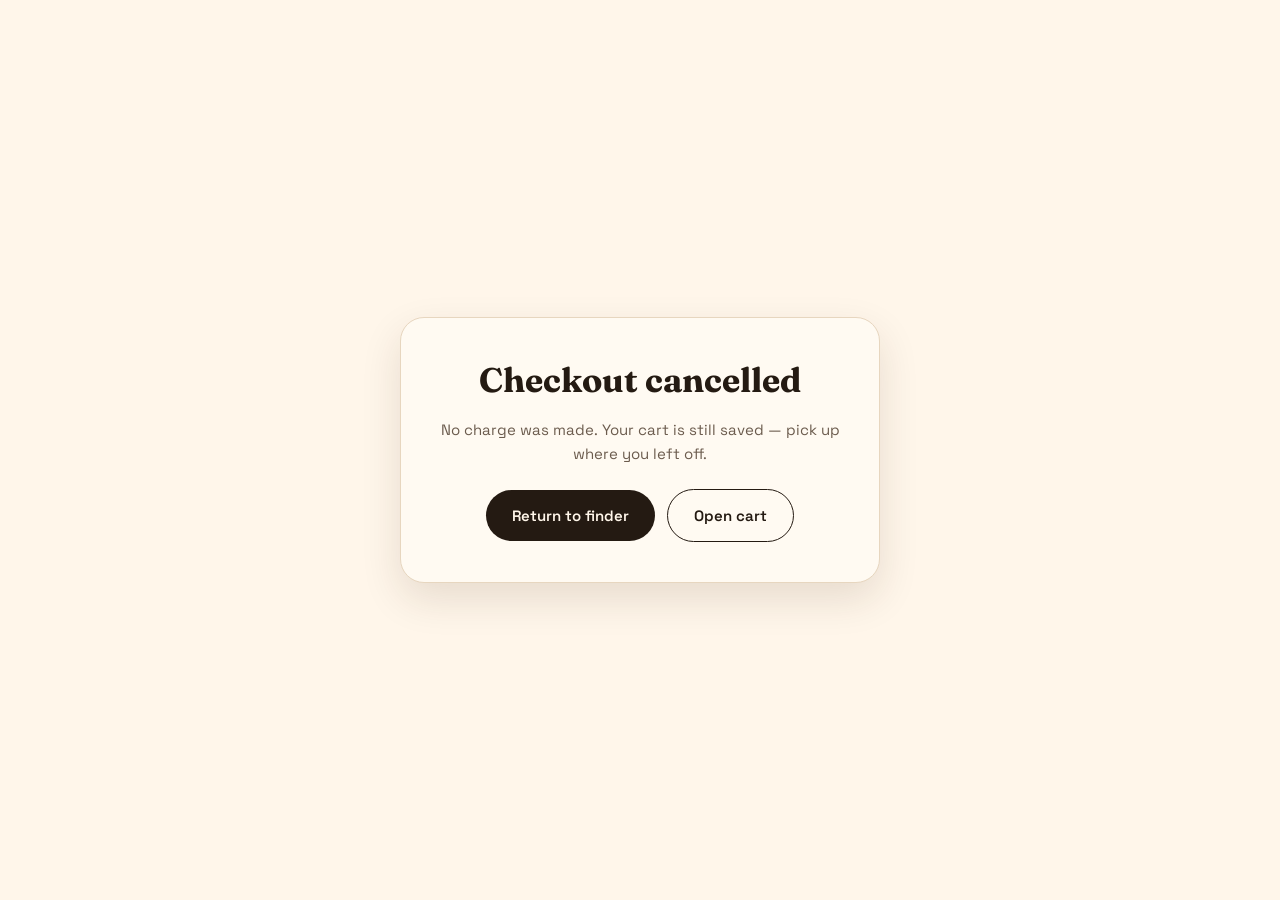
<file: order-cancel.html>
<!DOCTYPE html>
<html lang="en">
<head>
<meta charset="UTF-8" />
<meta name="viewport" content="width=device-width, initial-scale=1.0" />
<title>Checkout cancelled — Desi Fruit Finder</title>
<link rel="preconnect" href="https://fonts.googleapis.com">
<link rel="preconnect" href="https://fonts.gstatic.com" crossorigin>
<link href="https://fonts.googleapis.com/css2?family=Fraunces:opsz,wght@9..144,900&family=Space+Grotesk:wght@400;600&display=swap" rel="stylesheet">
<style>
  :root{--paper:#fff6ea;--ink:#241a12;--ink-soft:#6b5b4d;--line:#e7d6bf;--card:#fffaf2}
  *{box-sizing:border-box}
  body{margin:0;min-height:100vh;display:flex;align-items:center;justify-content:center;padding:32px 20px;font-family:"Space Grotesk",system-ui,sans-serif;background:var(--paper);color:var(--ink);line-height:1.55}
  .card{max-width:480px;width:100%;background:var(--card);border:1px solid var(--line);border-radius:24px;padding:36px 32px;text-align:center;box-shadow:0 16px 40px rgba(58,34,10,.12)}
  h1{font-family:"Fraunces",serif;font-size:clamp(26px,5vw,34px);margin:0 0 12px}
  p{color:var(--ink-soft);margin:0 0 20px;font-size:15px}
  a.btn{display:inline-block;background:var(--ink);color:var(--paper);text-decoration:none;border-radius:100px;padding:14px 26px;font-weight:600;font-size:15px;margin:4px}
  a.btn.ghost{background:transparent;color:var(--ink);border:1.5px solid var(--ink)}
</style>
</head>
<body>
  <div class="card">
    <h1>Checkout cancelled</h1>
    <p>No charge was made. Your cart is still saved — pick up where you left off.</p>
    <a class="btn" href="index.html#finder">Return to finder</a>
    <a class="btn ghost" href="index.html" onclick="setTimeout(()=>document.getElementById('cartToggle')?.click(),400);return true;">Open cart</a>
  </div>
</body>
</html>
</file>
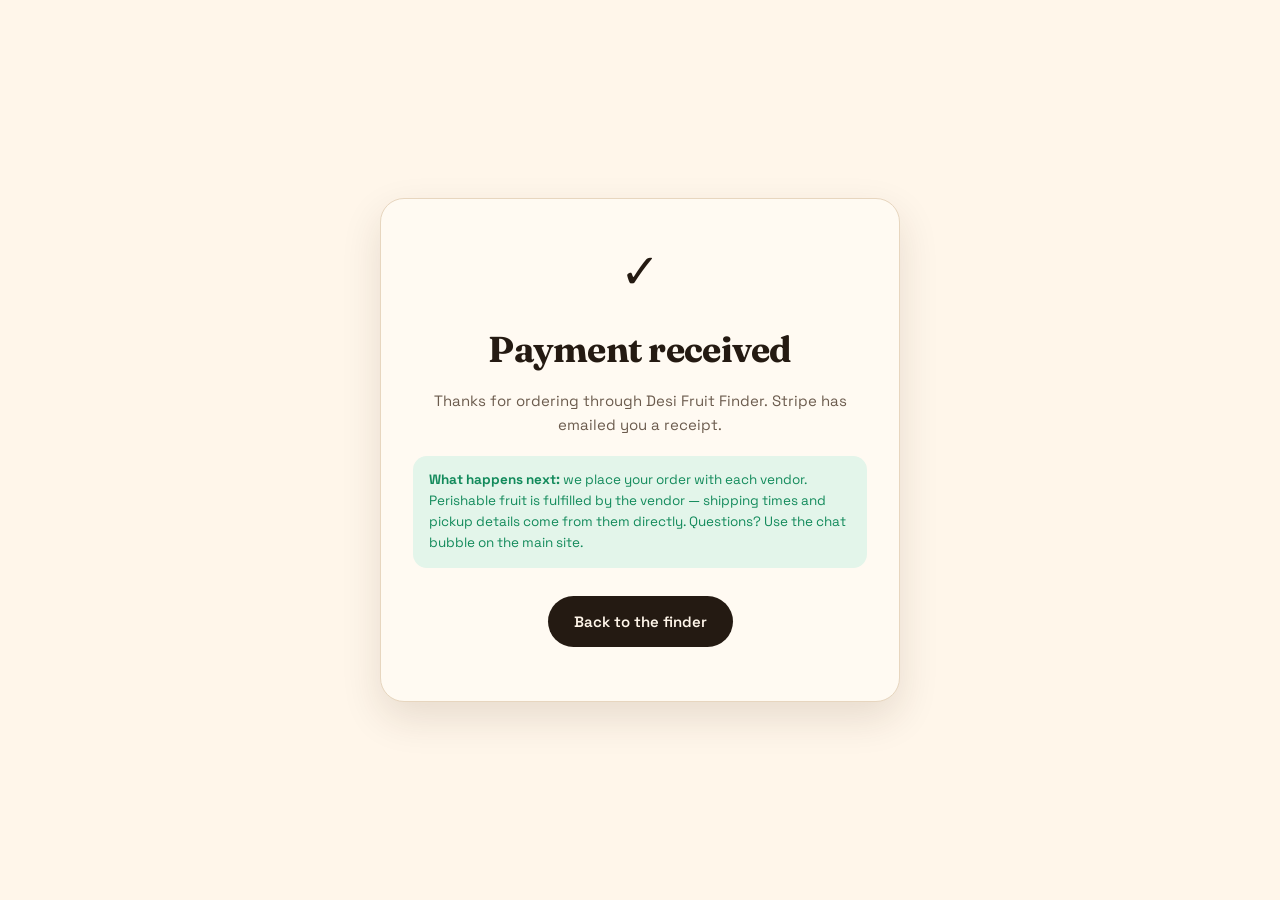
<file: order-success.html>
<!DOCTYPE html>
<html lang="en">
<head>
<meta charset="UTF-8" />
<meta name="viewport" content="width=device-width, initial-scale=1.0" />
<title>Order confirmed — Desi Fruit Finder</title>
<link rel="preconnect" href="https://fonts.googleapis.com">
<link rel="preconnect" href="https://fonts.gstatic.com" crossorigin>
<link href="https://fonts.googleapis.com/css2?family=Fraunces:opsz,wght@9..144,900&family=Space+Grotesk:wght@400;600&display=swap" rel="stylesheet">
<style>
  :root{--paper:#fff6ea;--ink:#241a12;--ink-soft:#6b5b4d;--leaf:#128a5b;--line:#e7d6bf;--card:#fffaf2}
  *{box-sizing:border-box}
  body{margin:0;min-height:100vh;display:flex;align-items:center;justify-content:center;padding:32px 20px;font-family:"Space Grotesk",system-ui,sans-serif;background:var(--paper);color:var(--ink);line-height:1.55}
  .card{max-width:520px;width:100%;background:var(--card);border:1px solid var(--line);border-radius:24px;padding:36px 32px;text-align:center;box-shadow:0 16px 40px rgba(58,34,10,.12)}
  .icon{font-size:48px;margin-bottom:12px}
  h1{font-family:"Fraunces",serif;font-size:clamp(28px,5vw,36px);margin:0 0 12px;letter-spacing:-.02em}
  p{color:var(--ink-soft);margin:0 0 14px;font-size:15px}
  .note{font-size:13.5px;background:#e3f5ea;color:var(--leaf);border-radius:14px;padding:14px 16px;margin:20px 0;text-align:left}
  a.btn{display:inline-block;margin-top:8px;background:var(--ink);color:var(--paper);text-decoration:none;border-radius:100px;padding:14px 26px;font-weight:600;font-size:15px}
  a.btn:hover{opacity:.9}
  .ref{font-size:12px;color:var(--ink-soft);margin-top:18px;word-break:break-all}
</style>
</head>
<body>
  <div class="card">
    <div class="icon">✓</div>
    <h1>Payment received</h1>
    <p>Thanks for ordering through Desi Fruit Finder. Stripe has emailed you a receipt.</p>
    <div class="note">
      <b>What happens next:</b> we place your order with each vendor. Perishable fruit is fulfilled by the vendor — shipping times and pickup details come from them directly. Questions? Use the chat bubble on the main site.
    </div>
    <a class="btn" href="index.html">Back to the finder</a>
    <div class="ref" id="ref"></div>
  </div>
  <script>
    try{localStorage.removeItem("dff_cart_v1");}catch(e){}
    const id=new URLSearchParams(location.search).get("session_id");
    if(id) document.getElementById("ref").textContent="Reference: "+id;
  </script>
</body>
</html>
</file>
